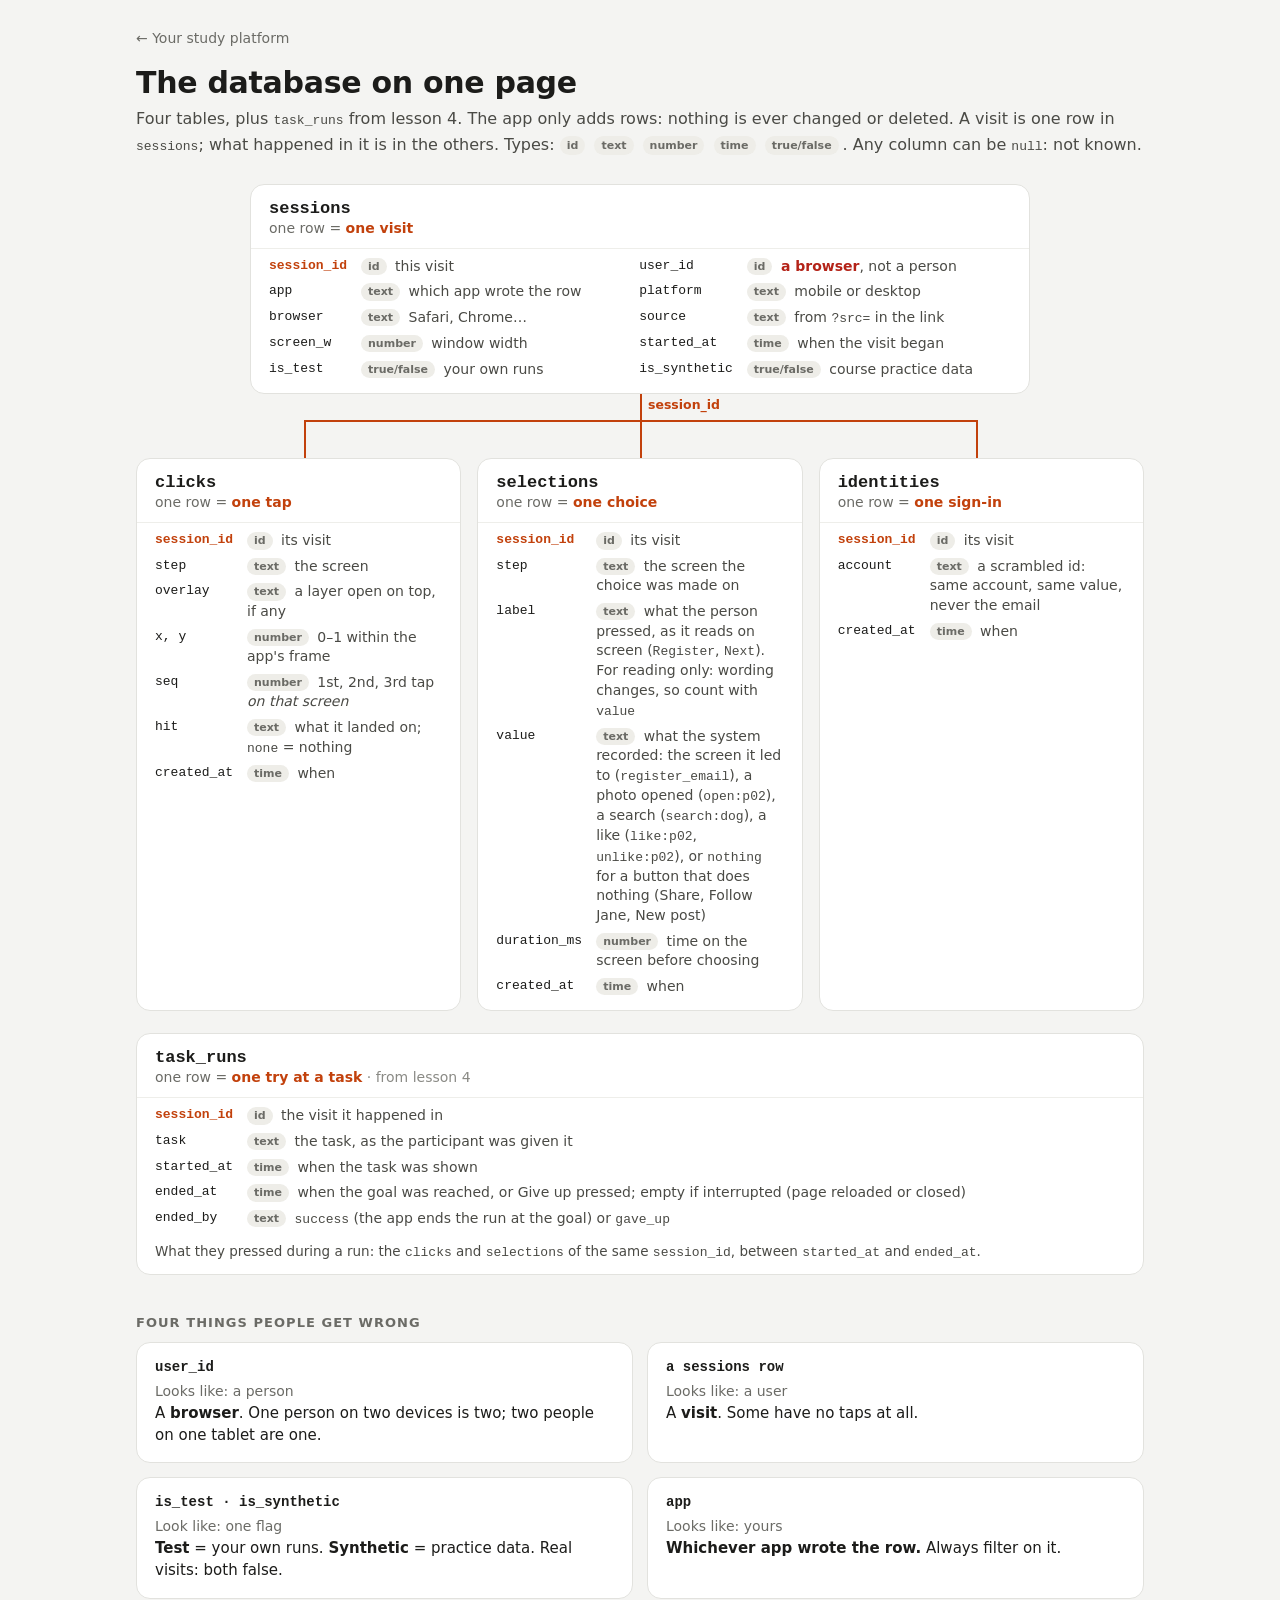
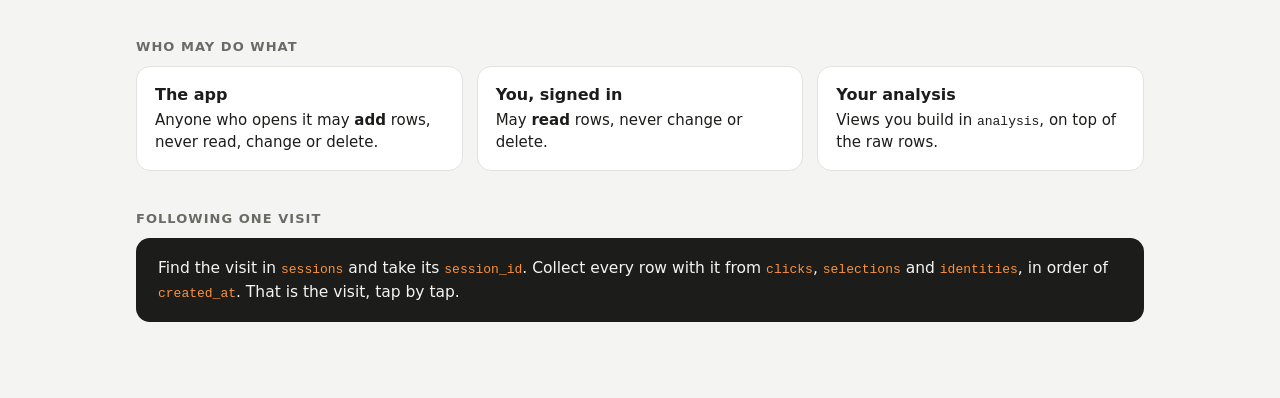
<file: units/database-map.html>
<!DOCTYPE html>
<html lang="en">
<head>
<meta charset="UTF-8">
<!-- The course's up-to-date copy of this page (see core/central.js). -->
<script src="https://asafbarzilay-web.github.io/data-mindset-template/core/central.js"></script>
<meta name="viewport" content="width=device-width, initial-scale=1">
<title>The Database Map</title>
<!-- The tables on one page: what a row is, the columns, how they connect (task_runs from lesson 4). -->
<style>
  * { box-sizing: border-box; }
  body { margin: 0; background: #F4F4F2; color: #1C1C1A; font-family: -apple-system, BlinkMacSystemFont, 'Segoe UI', system-ui, sans-serif; }
  .wrap { max-width: 1040px; margin: 0 auto; padding: 28px 16px 80px; }
  .back { font-size: 14px; color: #6B6B66; text-decoration: none; }
  .back:hover { color: #C2410C; }
  h1 { font-size: 30px; margin: 18px 0 6px; letter-spacing: -0.01em; }
  .lead { color: #4A4A45; font-size: 16px; line-height: 1.6; margin: 0 0 26px; }
  h2 { font-size: 13px; font-weight: 700; letter-spacing: .08em; text-transform: uppercase; color: #6B6B66; margin: 40px 0 12px; }
  code, .col { font-family: ui-monospace, SFMono-Regular, Menlo, monospace; font-size: 13px; }

  .tbl { background: #fff; border: 1px solid #E2E2DE; border-radius: 14px; overflow: hidden; }
  .tbl .head { padding: 14px 18px 12px; border-bottom: 1px solid #EEEEEA; }
  .tbl .name { font-family: ui-monospace, SFMono-Regular, Menlo, monospace; font-size: 17px; font-weight: 700; }
  .tbl .is { font-size: 14px; color: #6B6B66; margin-top: 2px; }
  .tbl .is b { color: #C2410C; }
  .tbl dl { margin: 0; padding: 8px 18px 14px; display: grid; grid-template-columns: auto 1fr; gap: 6px 14px; font-size: 14px; }
  .tbl dt { font-family: ui-monospace, SFMono-Regular, Menlo, monospace; font-size: 13px; color: #1C1C1A; padding-top: 1px; }
  .tbl dd { margin: 0; color: #4A4A45; line-height: 1.4; }
  .tbl dt.key { color: #C2410C; font-weight: 700; }
  .warn { color: #B42318; font-weight: 600; }
  .ty { display: inline-block; font-size: 11px; font-weight: 700; padding: 1px 7px; border-radius: 999px; background: #EEEDE8; color: #6B6B66; margin-right: 4px; vertical-align: 1px; }

  .parent { max-width: 780px; margin: 0 auto; }
  .parent dl { grid-template-columns: auto 1fr auto 1fr; }
  .link { position: relative; height: 64px; }
  .link .stem { position: absolute; left: 50%; top: 0; height: 26px; border-left: 2px solid #C2410C; }
  .link .bar { position: absolute; left: 16.66%; right: 16.66%; top: 26px; border-top: 2px solid #C2410C; }
  .link .drop { position: absolute; top: 26px; height: 38px; border-left: 2px solid #C2410C; }
  .link .label { position: absolute; left: 50%; top: 3px; transform: translateX(8px); font-size: 12.5px; color: #C2410C; font-weight: 600; white-space: nowrap; }
  .children { display: grid; grid-template-columns: repeat(3, 1fr); gap: 16px; }
  .tbl.later { margin-top: 22px; }
  .tbl.later .muted { color: #8A8A85; font-weight: 400; }
  .tbl.later .note { margin: 0; padding: 0 18px 14px; font-size: 13.5px; color: #4A4A45; }

  .pairs { display: grid; grid-template-columns: repeat(2, 1fr); gap: 14px; }
  .pair { background: #fff; border: 1px solid #E2E2DE; border-radius: 14px; padding: 16px 18px; }
  .pair .what { font-family: ui-monospace, SFMono-Regular, Menlo, monospace; font-size: 14px; font-weight: 700; }
  .pair .looks { font-size: 14px; color: #6B6B66; margin: 8px 0 4px; }
  .pair .really { font-size: 15px; line-height: 1.45; }
  .rights { display: grid; grid-template-columns: repeat(3, 1fr); gap: 14px; }
  .right { background: #fff; border: 1px solid #E2E2DE; border-radius: 14px; padding: 16px 18px; font-size: 15px; line-height: 1.45; }
  .right .t { display: block; font-size: 16px; font-weight: 700; margin-bottom: 4px; }
  .follow { background: #1C1C1A; color: #F4F4F2; border-radius: 14px; padding: 18px 22px; font-size: 15.5px; line-height: 1.55; }
  .follow code { color: #FB923C; }

  @media (max-width: 760px) {
    .parent dl { grid-template-columns: auto 1fr; }
    .link { display: none; }
    .children, .pairs, .rights { grid-template-columns: 1fr; }
    .children { margin-top: 14px; }
    .children .tbl .head::before { content: "↑ linked to sessions by session_id"; display: block; font-size: 12px; color: #C2410C; font-weight: 600; margin-bottom: 4px; }
  }
</style>
</head>
<body>
<div class="wrap">
  <a class="back" href="../">← Your study platform</a>
  <h1>The database on one page</h1>
  <p class="lead">Four tables, plus <code>task_runs</code> from lesson 4. The app only adds rows: nothing is ever changed or deleted.
    A visit is one row in <code>sessions</code>; what happened in it is in the others. Types:
    <span class="ty">id</span> <span class="ty">text</span> <span class="ty">number</span>
    <span class="ty">time</span> <span class="ty">true/false</span>. Any column can be <code>null</code>: not known.</p>

  <div class="tbl parent">
    <div class="head"><div class="name">sessions</div><div class="is">one row = <b>one visit</b></div></div>
    <dl>
      <dt class="key">session_id</dt><dd><span class="ty">id</span> this visit</dd>
      <dt>user_id</dt><dd><span class="ty">id</span> <span class="warn">a browser</span>, not a person</dd>
      <dt>app</dt><dd><span class="ty">text</span> which app wrote the row</dd>
      <dt>platform</dt><dd><span class="ty">text</span> mobile or desktop</dd>
      <dt>browser</dt><dd><span class="ty">text</span> Safari, Chrome…</dd>
      <dt>source</dt><dd><span class="ty">text</span> from <code>?src=</code> in the link</dd>
      <dt>screen_w</dt><dd><span class="ty">number</span> window width</dd>
      <dt>started_at</dt><dd><span class="ty">time</span> when the visit began</dd>
      <dt>is_test</dt><dd><span class="ty">true/false</span> your own runs</dd>
      <dt>is_synthetic</dt><dd><span class="ty">true/false</span> course practice data</dd>
    </dl>
  </div>

  <div class="link">
    <div class="stem"></div><div class="label">session_id</div>
    <div class="bar"></div>
    <div class="drop" style="left:16.66%"></div><div class="drop" style="left:50%"></div><div class="drop" style="left:83.33%"></div>
  </div>

  <div class="children">
    <div class="tbl">
      <div class="head"><div class="name">clicks</div><div class="is">one row = <b>one tap</b></div></div>
      <dl>
        <dt class="key">session_id</dt><dd><span class="ty">id</span> its visit</dd>
        <dt>step</dt><dd><span class="ty">text</span> the screen</dd>
        <dt>overlay</dt><dd><span class="ty">text</span> a layer open on top, if any</dd>
        <dt>x, y</dt><dd><span class="ty">number</span> 0–1 within the app's frame</dd>
        <dt>seq</dt><dd><span class="ty">number</span> 1st, 2nd, 3rd tap <i>on that screen</i></dd>
        <dt>hit</dt><dd><span class="ty">text</span> what it landed on; <code>none</code> = nothing</dd>
        <dt>created_at</dt><dd><span class="ty">time</span> when</dd>
      </dl>
    </div>
    <div class="tbl">
      <div class="head"><div class="name">selections</div><div class="is">one row = <b>one choice</b></div></div>
      <dl>
        <dt class="key">session_id</dt><dd><span class="ty">id</span> its visit</dd>
        <dt>step</dt><dd><span class="ty">text</span> the screen the choice was made on</dd>
        <dt>label</dt><dd><span class="ty">text</span> what the person pressed, as it reads on screen (<code>Register</code>, <code>Next</code>). For reading only: wording changes, so count with <code>value</code></dd>
        <dt>value</dt><dd><span class="ty">text</span> what the system recorded: the screen it led to (<code>register_email</code>), a photo opened (<code>open:p02</code>), a search (<code>search:dog</code>), a like (<code>like:p02</code>, <code>unlike:p02</code>), or <code>nothing</code> for a button that does nothing (Share, Follow Jane, New post)</dd>
        <dt>duration_ms</dt><dd><span class="ty">number</span> time on the screen before choosing</dd>
        <dt>created_at</dt><dd><span class="ty">time</span> when</dd>
      </dl>
    </div>
    <div class="tbl">
      <div class="head"><div class="name">identities</div><div class="is">one row = <b>one sign-in</b></div></div>
      <dl>
        <dt class="key">session_id</dt><dd><span class="ty">id</span> its visit</dd>
        <dt>account</dt><dd><span class="ty">text</span> a scrambled id: same account, same value, never the email</dd>
        <dt>created_at</dt><dd><span class="ty">time</span> when</dd>
      </dl>
    </div>
  </div>

  <div class="tbl later">
    <div class="head"><div class="name">task_runs</div><div class="is">one row = <b>one try at a task</b> <span class="muted">· from lesson 4</span></div></div>
    <dl>
      <dt class="key">session_id</dt><dd><span class="ty">id</span> the visit it happened in</dd>
      <dt>task</dt><dd><span class="ty">text</span> the task, as the participant was given it</dd>
      <dt>started_at</dt><dd><span class="ty">time</span> when the task was shown</dd>
      <dt>ended_at</dt><dd><span class="ty">time</span> when the goal was reached, or Give up pressed; empty if interrupted (page reloaded or closed)</dd>
      <dt>ended_by</dt><dd><span class="ty">text</span> <code>success</code> (the app ends the run at the goal) or <code>gave_up</code></dd>
    </dl>
    <p class="note">What they pressed during a run: the <code>clicks</code> and <code>selections</code> of the same <code>session_id</code>, between <code>started_at</code> and <code>ended_at</code>.</p>
  </div>

  <h2>Four things people get wrong</h2>
  <div class="pairs">
    <div class="pair"><div class="what">user_id</div><div class="looks">Looks like: a person</div>
      <div class="really">A <b>browser</b>. One person on two devices is two; two people on one tablet are one.</div></div>
    <div class="pair"><div class="what">a sessions row</div><div class="looks">Looks like: a user</div>
      <div class="really">A <b>visit</b>. Some have no taps at all.</div></div>
    <div class="pair"><div class="what">is_test · is_synthetic</div><div class="looks">Look like: one flag</div>
      <div class="really"><b>Test</b> = your own runs. <b>Synthetic</b> = practice data. Real visits: both false.</div></div>
    <div class="pair"><div class="what">app</div><div class="looks">Looks like: yours</div>
      <div class="really"><b>Whichever app wrote the row.</b> Always filter on it.</div></div>
  </div>

  <h2>Who may do what</h2>
  <div class="rights">
    <div class="right"><span class="t">The app</span>Anyone who opens it may <b>add</b> rows, never read, change or delete.</div>
    <div class="right"><span class="t">You, signed in</span>May <b>read</b> rows, never change or delete.</div>
    <div class="right"><span class="t">Your analysis</span>Views you build in <code>analysis</code>, on top of the raw rows.</div>
  </div>

  <h2>Following one visit</h2>
  <div class="follow">Find the visit in <code>sessions</code> and take its <code>session_id</code>. Collect every row with it from
    <code>clicks</code>, <code>selections</code> and <code>identities</code>, in order of <code>created_at</code>.
    That is the visit, tap by tap.</div>
</div>
</body>
</html>
</file>
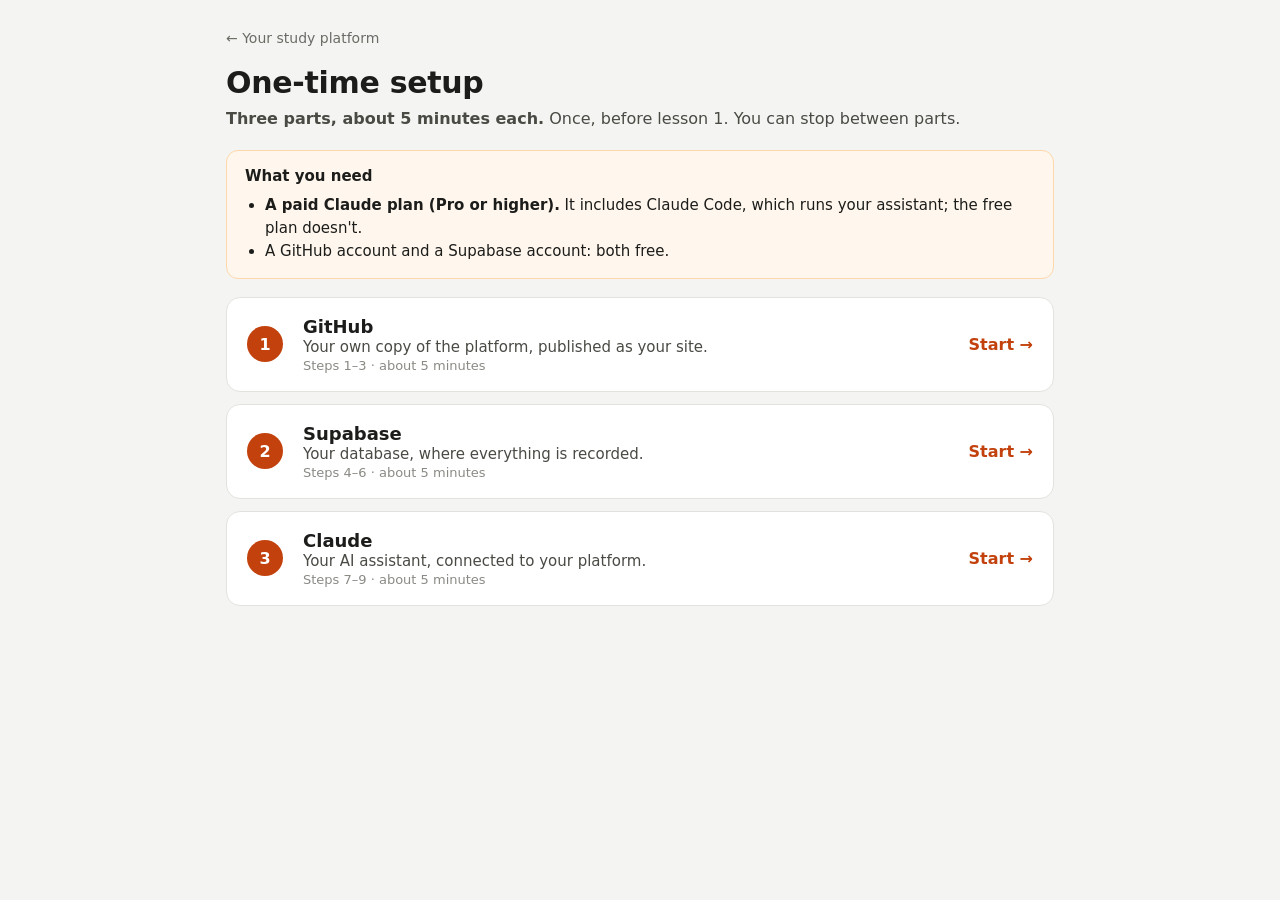
<file: units/setup.html>
<!DOCTYPE html>
<html lang="en">
<head>
<meta charset="UTF-8">
<!-- The course's up-to-date copy of this page (see core/central.js). -->
<script src="https://asafbarzilay-web.github.io/data-mindset-template/core/central.js"></script>
<meta name="viewport" content="width=device-width, initial-scale=1">
<title>One-Time Setup</title>
<!-- The one-time setup, step by step: one action per step, and what you should see. -->
<style>
  .muted { color: #6B6B66; font-size: 0.92em; }
  * { box-sizing: border-box; }
  body { margin: 0; background: #F4F4F2; color: #1C1C1A; font-family: -apple-system, BlinkMacSystemFont, 'Segoe UI', system-ui, sans-serif; }
  .wrap { max-width: 860px; margin: 0 auto; padding: 28px 16px 80px; }
  .back { font-size: 14px; color: #6B6B66; text-decoration: none; }
  h1 { font-size: 30px; margin: 18px 0 6px; letter-spacing: -0.01em; }
  .lead { color: #4A4A45; font-size: 16px; line-height: 1.6; margin: 0 0 8px; }
  .part { font-size: 13px; font-weight: 700; letter-spacing: .08em; text-transform: uppercase; color: #C2410C; margin: 36px 0 12px; }
  .step { background: #fff; border: 1px solid #E2E2DE; border-radius: 14px; padding: 18px 22px 18px 64px; margin-bottom: 12px; position: relative; }
  .step .num { position: absolute; left: 20px; top: 18px; width: 28px; height: 28px; border-radius: 50%; background: #1C1C1A; color: #fff; display: grid; place-items: center; font-weight: 700; font-size: 14px; }
  .step h3 { font-size: 17px; margin: 2px 0 8px; }
  .step ol, .step p { margin: 0; font-size: 15px; line-height: 1.6; color: #333330; }
  .step ol { padding-left: 20px; }
  .step .see { margin-top: 10px; font-size: 14px; color: #1F7A3F; }
  .step .see::before { content: "✓ You should see: "; font-weight: 700; }
  .step .note { margin-top: 10px; font-size: 14px; color: #6B6B66; }
  .step .warn { margin-top: 10px; font-size: 14px; color: #B42318; }
  .step .sub { font-size: 13px; font-weight: 700; letter-spacing: .04em; color: #C2410C; margin: 16px 0 6px; }
  .step .line { font-family: ui-monospace, Menlo, monospace; font-size: 14px; background: #1C1C1A; color: #F4F4F2; border-radius: 8px; padding: 8px 12px; margin: 6px 0 2px; display: inline-block; }
  .step .line span { color: #FB923C; }
  .step table.ask { border-collapse: collapse; margin: 6px 0 2px; font-size: 14.5px; }
  .step table.ask td { padding: 5px 14px 5px 0; border-bottom: 1px solid #EEEEEA; vertical-align: top; }
  .step table.ask td:first-child { font-weight: 600; white-space: nowrap; }
  .before { background: #FFF7ED; border: 1px solid #FED7AA; border-radius: 12px; padding: 14px 18px; margin: 18px 0 6px; font-size: 15px; line-height: 1.55; }
  .before ul { margin: 6px 0 0; padding-left: 20px; }
  code { background: #F4F4F2; padding: 1px 6px; border-radius: 5px; font-size: 13px; }
  img { max-width: 100%; border: 1px solid #E2E2DE; border-radius: 10px; margin-top: 12px; display: block; }
  .done { background: #1C1C1A; color: #F4F4F2; border-radius: 14px; padding: 18px 22px; margin-top: 24px; font-size: 15.5px; line-height: 1.6; }
  .done a { color: #FB923C; }
  button.copy { font: inherit; font-size: 14px; font-weight: 600; cursor: pointer; border: none; border-radius: 8px; padding: 7px 14px; background: #1C1C1A; color: #fff; margin: 0 6px; }
  button.copy:disabled { opacity: .5; cursor: default; }
  .copied { font-size: 14px; color: #1F7A3F; font-weight: 600; }
  .view { display: none; } .view.on { display: block; }
  .prog { display: flex; gap: 8px; flex-wrap: wrap; margin: 16px 0 4px; font-size: 14px; }
  .prog a { text-decoration: none; color: #6B6B66; background: #fff; border: 1px solid #E2E2DE; border-radius: 999px; padding: 5px 13px; }
  .prog a.on { background: #1C1C1A; color: #fff; border-color: #1C1C1A; font-weight: 700; }
  .cards { display: grid; gap: 12px; margin-top: 18px; }
  a.card { display: grid; grid-template-columns: 40px 1fr auto; gap: 16px; align-items: center; background: #fff; border: 1.5px solid #E2E2DE; border-radius: 14px; padding: 18px 20px; text-decoration: none; color: #1C1C1A; }
  a.card:hover { border-color: #C2410C; }
  a.card .n { width: 36px; height: 36px; border-radius: 50%; background: #C2410C; color: #fff; display: grid; place-items: center; font-weight: 800; }
  a.card b { font-size: 18px; display: block; }
  a.card span.d { color: #4A4A45; font-size: 15px; }
  a.card small { display: block; color: #8A8A85; font-size: 13px; margin-top: 2px; }
  a.card .go { color: #C2410C; font-weight: 700; white-space: nowrap; }
  .partnav { display: flex; justify-content: space-between; gap: 12px; flex-wrap: wrap; margin-top: 22px; }
  .partnav a { text-decoration: none; font-weight: 700; font-size: 15px; border-radius: 10px; padding: 11px 18px; }
  .partnav a.next { background: #C2410C; color: #fff; }
  .partnav a.back2 { color: #1C1C1A; border: 1.5px solid #CFCFCA; background: #fff; }
  .partdone { color: #1F7A3F; font-weight: 700; }
  .copyrow { margin: 8px 0; display: flex; align-items: center; gap: 12px; flex-wrap: wrap; }
  .copyrow button.copy { margin: 0; }
  .step .mini { border-top: 1px dashed #D9D9D4; margin-top: 16px; padding-top: 2px; }
  @media (max-width: 600px) { .step { padding-left: 20px; padding-top: 56px; } a.card { grid-template-columns: 40px 1fr; } a.card .go { grid-column: 2; } }
</style>
</head>
<body>
<div class="wrap">
  <a class="back" href="../">← Your study platform</a>
  <!-- The front page: three parts. -->
  <section class="view on" id="v-home">
    <h1>One-time setup</h1>
    <p class="lead"><b>Three parts, about 5 minutes each.</b> Once, before lesson 1. You can stop between parts.</p>
    <div class="before"><b>What you need</b>
      <ul><li><b>A paid Claude plan (Pro or higher).</b> It includes Claude Code, which runs your assistant; the free plan doesn't.</li>
        <li>A GitHub account and a Supabase account: both free.</li></ul></div>
    <div class="cards">
      <a class="card" href="#github"><span class="n">1</span><div><b>GitHub</b><span class="d">Your own copy of the platform, published as your site.</span><small>Steps 1–3 · about 5 minutes</small></div><span class="go">Start →</span></a>
      <a class="card" href="#supabase"><span class="n">2</span><div><b>Supabase</b><span class="d">Your database, where everything is recorded.</span><small>Steps 4–6 · about 5 minutes</small></div><span class="go">Start →</span></a>
      <a class="card" href="#claude"><span class="n">3</span><div><b>Claude</b><span class="d">Your AI assistant, connected to your platform.</span><small>Steps 7–9 · about 5 minutes</small></div><span class="go">Start →</span></a>
    </div>
  </section>

  <!-- Part 1 -->
  <section class="view" id="v-github">
    <nav class="prog"><a href="#">All parts</a><a class="on" href="#github">1 GitHub</a><a href="#supabase">2 Supabase</a><a href="#claude">3 Claude</a></nav>
    <h1>Part 1 · GitHub</h1>
    <p class="lead">Your own copy of the platform, published as your site.</p>

    <div class="step"><span class="num">1</span><h3>Sign in to GitHub</h3>
      <p>At <a href="https://github.com" target="_blank" rel="noopener">github.com</a>: sign in, or create a free account.</p></div>

    <div class="step"><span class="num">2</span><h3>Make your own copy (a "fork")</h3>
      <ol><li>Open the course repository: <a href="https://github.com/asafbarzilay-web/data-mindset-template" target="_blank" rel="noopener">github.com/asafbarzilay-web/data-mindset-template</a></li>
        <li>Click <b>Fork</b> (top right, circled below), then <b>Create fork</b>.</li></ol>
      <p class="warn">GitHub can take <b>several minutes</b>, showing "Forking…". Refreshing doesn't help: wait until the page changes.</p>
      <img src="img/github-fork.jpg" alt="The Fork button">
      <p class="see">a repository named <code>your-name/data-mindset-template</code>, with <i>"forked from…"</i> under its name. This is yours: every later step happens there.</p>
      <p class="note">Working as a group? One of you forks, then <b>Settings → Collaborators → Add people</b>.</p></div>

    <div class="step"><span class="num">3</span><h3>Publish your site</h3>
      <ol><li>Open your fork: <code>github.com/your-name/data-mindset-template</code> (it says <i>"forked from…"</i> under its name).</li>
        <li>Click <b>Settings</b> (last tab), then <b>Pages</b> (left menu).</li>
        <li>Under <b>Build and deployment</b>: Source <b>Deploy from a branch</b>, branch <b>main</b>, folder <b>/ (root)</b>. Click <b>Save</b>.</li>
        <li>Wait a minute and refresh.</li></ol>
      <p class="see">"Your site is live at <code>https://your-name.github.io/data-mindset-template/</code>". That's your site.</p>
      <p class="note">If Pages says <i>"Upgrade or make this repository public"</i>, you're not on your fork.</p>
      <img src="../slides/00-tools-and-concepts/img/github-pages.jpg" alt="GitHub Pages settings"></div>

    <div class="partnav"><a class="back2" href="#">← All parts</a><a class="next" href="#supabase">GitHub done → Part 2: Supabase</a></div>
  </section>

  <!-- Part 2 -->
  <section class="view" id="v-supabase">
    <nav class="prog"><a href="#">All parts</a><a href="#github">1 GitHub</a><a class="on" href="#supabase">2 Supabase</a><a href="#claude">3 Claude</a></nav>
    <h1>Part 2 · Supabase</h1>
    <p class="lead">Your database, where everything is recorded.</p>

    <div class="step"><span class="num">4</span><h3>Create a project</h3>
      <ol><li>At <a href="https://supabase.com" target="_blank" rel="noopener">supabase.com</a>, sign in (with GitHub is easiest).</li>
        <li>First time? It asks for an <b>organization</b>: your own name, <b>Personal</b>, <b>Free</b>.</li>
        <li>Click <b>New project</b>:
          <br>Name: <code>data-mindset</code>
          <br>Password: <b>Generate a password</b>, and save it
          <br>Region: <b>Central EU (Frankfurt)</b>
          <br>Leave <b>Enable Data API</b> ticked; the other boxes don't matter.</li>
        <li>Click <b>Create new project</b> and wait a minute or two.</li></ol>
      <p class="see">the project's home page, with its address <code>https://….supabase.co</code> near the top.</p></div>

    <div class="step"><span class="num">5</span><h3>Create the tables</h3>
      <ol><li>Click here, on this page: <button class="copy" id="copy-setup" disabled>Copy the setup</button> <span id="copy-status" class="copied"></span><br><span class="muted">Not Supabase's own <b>Copy</b> next to the address: you'll use that one in step 8.</span></li>
        <li>In Supabase, open the <b>SQL Editor</b> (left sidebar, the <code>&gt;_</code> icon). Click <b>New query</b>, paste (⌘V), <b>Run</b>. If Supabase says “potential issue detected”, that is expected: confirm and run it.</li></ol>
      <p class="see">a small result table listing <code>sessions</code>, <code>clicks</code>, <code>selections</code>, <code>identities</code>.</p></div>

    <div class="step"><span class="num">6</span><h3>Create your sign-in for the dashboard</h3>
      <ol><li>In the left sidebar: <b>Authentication → Users → Add user → Create new user</b>.</li>
        <li>Your email and a password you choose. Keep <b>Auto Confirm User</b> ticked, then <b>Create user</b>.</li></ol>
      <p class="see">your email in the list of users.</p></div>

    <div class="partnav"><a class="back2" href="#github">← Part 1</a><a class="next" href="#claude">Supabase done → Part 3: Claude</a></div>
  </section>

  <!-- Part 3 -->
  <section class="view" id="v-claude">
    <nav class="prog"><a href="#">All parts</a><a href="#github">1 GitHub</a><a href="#supabase">2 Supabase</a><a class="on" href="#claude">3 Claude</a></nav>
    <h1>Part 3 · Claude</h1>
    <p class="lead">Your AI assistant, connected to your platform.</p>

    <div class="step"><span class="num">7</span><h3>Set up your assistant in the cloud</h3>
      <p class="note" style="margin-top:0">No <b>Code</b> tab, or no <b>Cloud</b> option? Your plan doesn't include Claude Code.</p>

      <div class="mini"><div class="sub">A · Open the form</div>
        <ol><li>In the Claude app: <b>Code → + New</b>.</li>
          <li>Click <b>Local</b> (above the message box) → <b>Cloud</b> → <b>Add cloud environment…</b></li></ol>
        <img src="../slides/00-tools-and-concepts/img/claude-cloud-menu.jpg" alt="Choosing Cloud" style="max-width:360px">
        <p class="see">a form with boxes for a name, network access and environment variables.</p></div>

      <div class="mini"><div class="sub">B · Name it, open the network</div>
        <ol><li>Name: <code>Data-mindset</code>.</li><li>Network access: <b>Full</b>.</li></ol></div>

      <div class="mini"><div class="sub">C · Add your secret key</div>
        <ol><li>In the form's <b>Environment variables</b> box, first the name: click
            <div class="copyrow"><button class="copy" id="copy-env" type="button">Copy "SUPABASE_SECRET_KEY="</button> <span id="copy-env-status" class="copied"></span></div>
            then paste it (⌘V) into the box.</li>
          <li>Now the key. In Supabase (another tab): <b>Project Settings → API Keys → Secret keys</b>. Copy the key named <code>default</code>, come back, and paste it right after the <code>=</code>:
            <div class="line">SUPABASE_SECRET_KEY=<span>sb_secret_…</span></div></li></ol>
        <img src="../slides/00-tools-and-concepts/img/claude-env-form.jpg" alt="The environment form: name, network access, environment variables" style="max-width:420px">
        <ol start="3"><li>Click <b>Add environment</b>.</li></ol>
        <p class="note">This is the password your assistant uses to build in your database. It lives only in this form: never paste it in the chat.</p>
        <p class="see">the chip above the message box now says <b>Data-mindset</b>.</p></div>

      <div class="mini"><div class="sub">D · Pick your repository</div>
        <ol><li>Click <b>+ Select repository…</b>, next to <b>Data-mindset</b>.</li>
          <li>First time only: <b>Connect GitHub</b> and sign in, then <b>install the Claude GitHub App</b>: choose <b>Only select repositories</b> and pick just <code>data-mindset-template</code>.</li>
          <li>Pick <code>your-name/data-mindset-template</code> (<b>Refresh list</b> if needed).</li></ol>
        <p class="see">above the message box: <b>Data-mindset</b> · <b>data-mindset-template</b> · <b>main</b>.</p>
        <p class="note">Next time you click <b>+ New</b>, pick <b>Data-mindset</b> again from the cloud chip: it's your environment.</p></div></div>

    <div class="step"><span class="num">8</span><h3>Register for the course</h3>
      <ol><li>In the message box, type: <i>"Register me for the course"</i>.</li>
        <li>Your assistant asks three things, one at a time:
          <table class="ask">
            <tr><td>Your name</td><td>as your lecturer knows you</td></tr>
            <tr><td>Supabase project URL</td><td>On your project's home page, click <b>Copy</b> next to the address: a list opens. Click <b>Project URL</b>.</td></tr>
            <tr><td>Publishable key</td><td>Same list: click <b>Publishable key</b> (starts with <code>sb_publishable_</code>).</td></tr>
          </table></li></ol>
      <p class="see">it says your details are saved.</p>
      <p class="warn">Never paste the <b>secret</b> key here. If you do, your assistant tells you how to replace it.</p>
      <p class="note">Until you register, your lecturer can't see you or open lessons for you.</p></div>

    <div class="step"><span class="num">9</span><h3>Your assistant checks everything</h3>
      <p>Right after step 8, it checks your setup by itself, one line each:</p>
      <ol style="margin-top:8px"><li><b>database setup</b>: step 5 ran</li>
        <li><b>analysis is readable</b>: your dashboard can read your views</li>
        <li><b>capture works</b>: a test visit is written and found</li>
        <li><b>your assistant can build</b>: step 7's key works</li></ol>
      <p class="see"><b>ALL GOOD</b>, then <i>"Reported to your lecturer: setup done."</i> If a line says FAIL, it tells you which step to redo.</p>
      <p style="margin-top:12px">Then open <b>your dashboard</b> (it gives you the link) and sign in with step 6's email and password.</p>
      <p class="see">your dashboard, and your first lesson: <b>lesson 0</b>, with the link to its slides.</p>
      <p class="note">Every time: <b>Code → + New</b>, pick <b>Data-mindset</b> on the cloud chip, then ask <i>"What are we working on?"</i></p></div>

    <div class="done">That's it. Every lesson now starts from <a href="../" id="home-link">your home page</a>, and your assistant from <b>+ New</b> in the Claude app.</div>
    <div class="partnav"><a class="back2" href="#supabase">← Part 2</a></div>
  </section>
</div>
<script>
  // The shared guide (the course's own copy, with no team) can't link to "your" home page: say where it is.
  if (location.hostname === 'asafbarzilay-web.github.io' && location.pathname.startsWith('/data-mindset-template/') && !window.COURSE_TEAM) {
    document.querySelector('a.back').hidden = true;
    const h = document.getElementById('home-link');
    h.outerHTML = `your own site (the address from step 3)`;
  }
  // Three parts, one at a time: #github, #supabase, #claude; no hash = the front page.
  const VIEWS = ['home', 'github', 'supabase', 'claude'];
  function route() {
    const h = location.hash.slice(1), v = VIEWS.includes(h) ? h : 'home';
    VIEWS.forEach(x => document.getElementById('v-' + x).classList.toggle('on', x === v));
    window.scrollTo(0, 0);
  }
  addEventListener('hashchange', route); route();
  // The variable's name, copied: they only paste the key right after it.
  document.getElementById('copy-env').addEventListener('click', async () => {
    const st = document.getElementById('copy-env-status');
    try { await navigator.clipboard.writeText('SUPABASE_SECRET_KEY='); st.textContent = 'Copied ✓'; }
    catch { st.textContent = 'Your browser blocked the copy. Type it instead.'; st.style.color = '#B42318'; }
  });
  // The setup SQL, copied whole: selecting it by hand often copies only the part on screen.
  let sql = '';
  fetch('../setup.sql', { cache: 'no-store' }).then(r => r.text()).then(t => { sql = t; document.getElementById('copy-setup').disabled = false; });
  document.getElementById('copy-setup').addEventListener('click', async () => {
    const st = document.getElementById('copy-status');
    try { await navigator.clipboard.writeText(sql); st.textContent = 'Copied. Now paste it in Supabase.'; }
    catch { st.textContent = 'Your browser blocked the copy. Try again.'; st.style.color = '#B42318'; }
  });
</script>
<script>
// Every link on this page opens in a new tab, so nobody loses their place. (In-page # links stay.)
document.addEventListener('click', e => {
  const a = e.target.closest('a[href]'); if (!a || a.target) return;
  const h = a.getAttribute('href');
  if (!h || h[0] === '#' || /^(mailto|javascript):/i.test(h)) return;
  a.target = '_blank'; a.rel = 'noopener';
}, true);
</script>
</body>
</html>
</file>
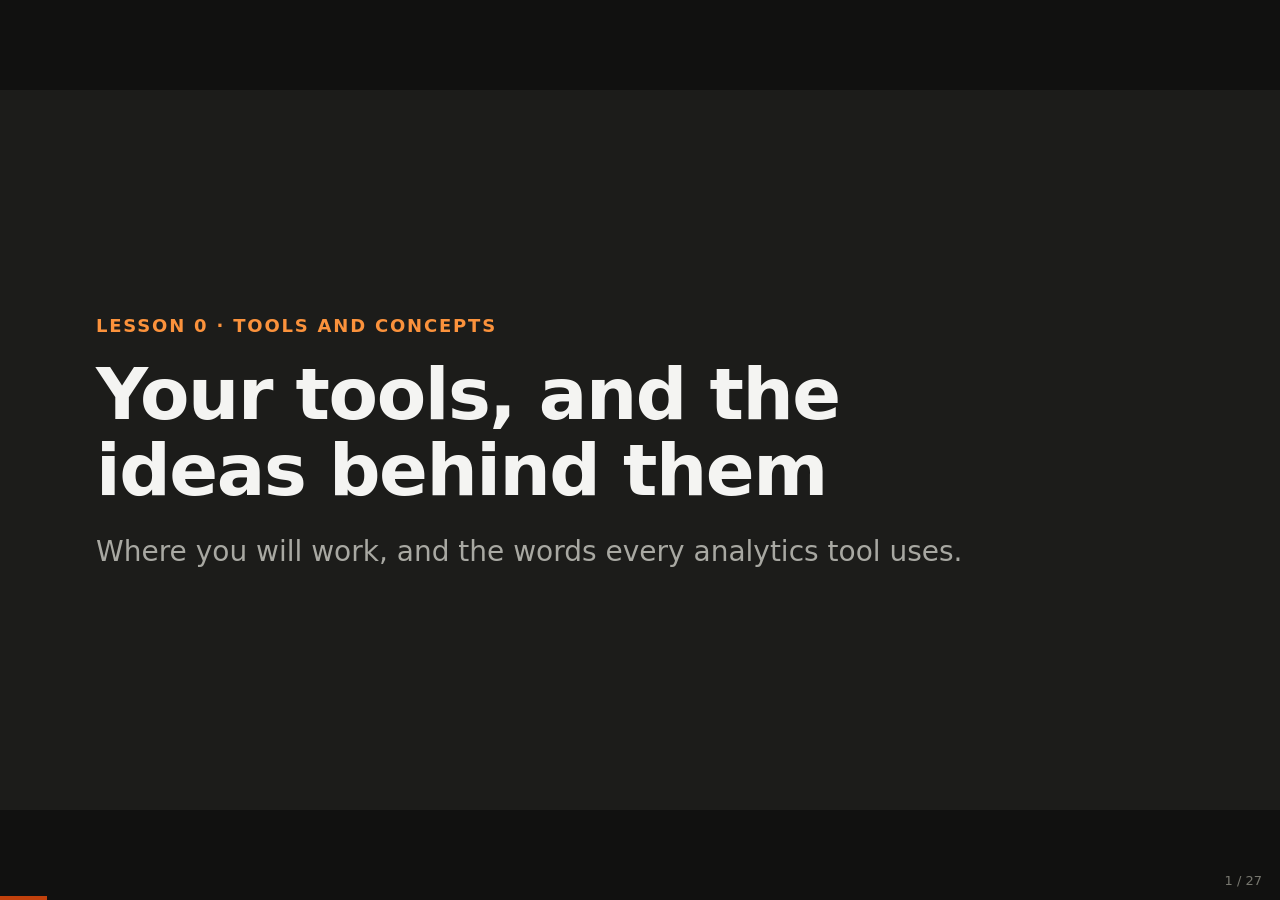
<file: slides/00-tools-and-concepts/slides.html>
<!DOCTYPE html>
<html lang="en">
<head>
<meta charset="UTF-8">
<!-- The course's up-to-date copy of this page (see core/central.js). -->
<script src="https://asafbarzilay-web.github.io/data-mindset-template/core/central.js"></script>
<meta name="viewport" content="width=device-width, initial-scale=1">
<title>Tools and Concepts</title>
<link rel="stylesheet" href="../deck.css">
<style>
  .flow { display: flex; align-items: stretch; gap: 10px; margin-top: 8px; }
  .flow .card { flex: 1; padding: 18px 16px; text-align: center; }
  .flow .card .lbl { font-size: 20px; }
  .flow .card p { font-size: 16px; }
  .flow .arr { align-self: center; font-size: 30px; color: #C2410C; }
  .bars { display: flex; align-items: flex-end; gap: 22px; height: 300px; margin-top: 10px; }
  .bars .b { flex: 1; display: flex; flex-direction: column; align-items: center; justify-content: flex-end; height: 100%; }
  .bars .fill { width: 100%; background: #C2410C; border-radius: 8px 8px 0 0; }
  .bars .fill.light { background: #F6B38A; }
  .bars .v { font-size: 26px; font-weight: 800; margin-bottom: 6px; }
  .bars .k { font-size: 17px; color: #6B6B66; margin-top: 8px; text-align: center; }
  table.ev { font-size: 21px; }
  table.ev th, table.ev td { text-align: left; padding: 8px 18px; }
  table.ev td { font-family: ui-monospace, Menlo, monospace; font-size: 19px; }
  figure { margin: 0; }
  figure img { max-width: 100%; max-height: 430px; width: auto; margin: 0 auto; display: block; border: 1px solid #E2E2DE; border-radius: 12px; box-shadow: 0 6px 20px rgba(0,0,0,.08); background: #fff; }
  figcaption { font-size: 17px; color: #4A4A45; margin-top: 10px; line-height: 1.4; }
  figcaption b { color: #1C1C1A; }
  .shots { display: grid; gap: 22px; align-items: start; }
  .shots.s2 { grid-template-columns: 1fr 1fr; } .shots.s3 { grid-template-columns: 1fr 1fr 1fr; }
  .split { display: grid; grid-template-columns: 1.5fr 1fr; gap: 34px; align-items: center; }
  .split p, .split li { font-size: 22px; }
  .slide.shotslide { padding: 52px 80px; }
  .slide.shotslide h2 { font-size: 42px; margin-bottom: 20px; }
  .feature img { max-height: 460px; }
  .feature figcaption { font-size: 21px; text-align: center; margin-top: 16px; }
</style>
</head>
<body>
<div class="stage">

  <section class="slide dark">
    <p class="kicker">Lesson 0 · Tools and concepts</p>
    <h1>Your tools, and the<br>ideas behind them</h1>
    <p class="muted">Where you will work, and the words every analytics tool uses.</p>
  </section>

  <section class="slide">
    <p class="kicker">The course in one picture</p>
    <h2>From a tap to a number you can prove</h2>
    <div class="flow">
      <div class="card"><div class="lbl">The app</div><p>people use it</p></div><div class="arr">→</div>
      <div class="card"><div class="lbl">The database</div><p>every tap becomes a row</p></div><div class="arr">→</div>
      <div class="card"><div class="lbl">Your views</div><p>you define what to count</p></div><div class="arr">→</div>
      <div class="card"><div class="lbl">Your dashboard</div><p>shows the numbers</p></div><div class="arr">→</div>
      <div class="card"><div class="lbl">A claim</div><p>you can prove it</p></div>
    </div>
    <p class="muted small" style="margin-top:26px">The app and the database are given. Everything from "your views" on is yours to build, one lesson at a time.</p>
  </section>

  <section class="slide dark">
    <p class="kicker">Part 1</p>
    <h1>Your tools</h1>
    <p class="muted">Three services and one site. You will use all of them in every lesson.</p>
  </section>

  <section class="slide">
    <p class="kicker">Before the setup</p>
    <h2>What you need</h2>
    <div class="grid g3">
      <div class="card"><div class="lbl accent">Claude · paid plan</div><p><b>Pro or higher</b>, which includes Claude Code: your AI assistant runs on it. The free plan doesn't, and the course can't be done without it.</p></div>
      <div class="card"><div class="lbl">GitHub · free</div><p>Your copy of the platform, and your site.</p></div>
      <div class="card"><div class="lbl">Supabase · free</div><p>Your database: what the app records, and what you build.</p></div>
    </div>
  </section>

  <section class="slide shotslide">
    <p class="kicker">Your site</p>
    <h2>Everything starts from your home page</h2>
    <div class="split">
      <figure><img src="img/site-home.jpg" alt="The home page"></figure>
      <ul>
        <li><b>The current lesson:</b> slides, guided walkthrough, questions, in that order.</li>
        <li><b>Your tools:</b> dashboard, the app, the database.</li>
        <li><b>Every lesson,</b> with what you've finished.</li>
      </ul>
    </div>
  </section>

  <section class="slide shotslide">
    <p class="kicker">Your site · dashboard</p>
    <h2>Dashboards: one board per lesson</h2>
    <figure class="feature"><img src="img/site-dashboard-board.jpg" alt="Dashboards: one board per lesson"><figcaption>Each lesson gets a board for the panels you build. This one replays a single visit.</figcaption></figure>
  </section>

  <section class="slide shotslide">
    <p class="kicker">Your site · dashboard</p>
    <h2>Raw data: exactly what was recorded</h2>
    <figure class="feature"><img src="img/site-dashboard-raw.jpg" alt="Raw data: exactly what was recorded"><figcaption>Nothing filtered: test runs, practice data and every app's rows are all here.</figcaption></figure>
  </section>

  <section class="slide shotslide">
    <p class="kicker">Your site · dashboard</p>
    <h2>Is the app recording? It says so by itself</h2>
    <figure class="feature"><img src="img/site-dashboard-recording.jpg" alt="The line under the dashboard's title: your app is recording"><figcaption>Under the dashboard's title: the latest visit, and whether it was a test run or a participant. Grey means nothing has been recorded yet.</figcaption></figure>
  </section>

  <section class="slide shotslide">
    <p class="kicker">Your site</p>
    <h2>The app people use, and the questions you answer</h2>
    <div class="shots s2">
      <figure><img src="img/site-app.jpg" alt="The photo app"><figcaption><b>The app:</b> a photo-sharing app. Every tap is recorded. Your own test runs are marked as tests. <span style="color:#8A8A85">(Adapted from Figma’s “Prototyping in Figma”, CC BY 4.0; photos from Unsplash.)</span></figcaption></figure>
      <figure><img src="img/site-checker.jpg" alt="The questions"><figcaption><b>Lesson questions:</b> each lesson's questions, checked one by one, and your memo underneath.</figcaption></figure>
    </div>
  </section>

  <section class="slide shotslide">
    <p class="kicker">GitHub</p>
    <h2>Your repository: every file of your platform</h2>
    <figure class="feature"><img src="img/github-repo.jpg" alt="Your repository: every file of your platform"><figcaption>The app, the dashboard, the lessons, and the views you write. Public, so your site can be published.</figcaption></figure>
  </section>

  <section class="slide shotslide">
    <p class="kicker">GitHub</p>
    <h2>Commits: every change, saved with a note</h2>
    <figure class="feature"><img src="img/github-commits.jpg" alt="Commits: every change, saved with a note"><figcaption>Your assistant commits each step. Nothing is lost, and any change can be undone.</figcaption></figure>
  </section>

  <section class="slide shotslide">
    <p class="kicker">GitHub</p>
    <h2>Pages: your repository, published as your site</h2>
    <figure class="feature"><img src="img/github-pages.jpg" alt="Pages: your repository, published as your site"><figcaption>A minute after each change, your site shows it. Your data is never in the repository.</figcaption></figure>
  </section>

  <section class="slide shotslide">
    <p class="kicker">Supabase</p>
    <h2>Tables: what the app recorded</h2>
    <figure class="feature"><img src="img/supabase-tables.jpg" alt="Tables: what the app recorded"><figcaption>The four tables you meet in lesson 1. Nobody can change or delete these rows, not even you.</figcaption></figure>
  </section>

  <section class="slide shotslide">
    <p class="kicker">Supabase</p>
    <h2>The SQL Editor: where you load practice data</h2>
    <figure class="feature"><img src="img/supabase-sql.jpg" alt="The SQL Editor: where you load practice data"><figcaption>Each lesson's practice data: paste, press Run, read the result. The views you design, your assistant builds for you.</figcaption></figure>
  </section>

  <section class="slide shotslide">
    <p class="kicker">Claude</p>
    <h2>Your AI assistant, in the cloud, on your repository</h2>
    <div class="shots s2">
      <figure><img src="img/claude-cloud-menu.jpg" alt="Choosing Cloud"><figcaption><b>1 ·</b> In the Claude app: <b>Code → + New</b>, then switch <b>Local</b> to <b>Cloud → Data-mindset</b> (you create it in the setup).</figcaption></figure>
      <figure><img src="img/claude-repo-picker.jpg" alt="Picking the repository" style="max-height:360px"><figcaption><b>2 ·</b> Pick your team's repository. That's it: nothing to install.</figcaption></figure>
    </div>
  </section>

  <section class="slide shotslide">
    <p class="kicker">Claude</p>
    <h2>It knows the course, and where you are in it</h2>
    <div class="split">
      <figure><img src="img/claude-answer.jpg" alt="The assistant's answer"></figure>
      <ul>
        <li>Ask <i>"What are we working on?"</i></li>
        <li>It reads your lesson and your progress.</li>
        <li><b>You</b> say what a number means; it builds it in your database and puts it on your board.</li>
      </ul>
    </div>
  </section>

  <section class="slide shotslide">
    <p class="kicker">Claude</p>
    <h2>The box of changed files: you can ignore it</h2>
    <div class="split">
      <figure><img src="img/claude-edited-files.jpg" alt="The list of files the assistant changed"></figure>
      <ul>
        <li>After your assistant builds something, a box lists the files it changed.</li>
        <li>That's for the record; you can ignore it.</li>
        <li>What matters is <b>your board</b>.</li>
      </ul>
    </div>
  </section>

  <section class="slide">
    <p class="kicker">Who does what</p>
    <h2>The split that runs through the course</h2>
    <div class="grid g3">
      <div class="card"><div class="lbl accent">You decide</div><p>What a number means, who is in it, what is left out, and whether to believe it.</p></div>
      <div class="card"><div class="lbl">The assistant builds</div><p>The SQL, the views, the panels, following your definitions.</p></div>
      <div class="card"><div class="lbl">The platform guarantees</div><p>That capture works, and that every view keeps its definition: the build refuses anything else.</p></div>
    </div>
  </section>

  <section class="slide">
    <p class="kicker">Every lesson</p>
    <h2>The same four steps</h2>
    <div class="flow">
      <div class="card"><div class="lbl">1 · Slides</div><p>the idea, in class</p></div><div class="arr">→</div>
      <div class="card"><div class="lbl">2 · Guided walkthrough</div><p>build it with your assistant</p></div><div class="arr">→</div>
      <div class="card"><div class="lbl">3 · Questions</div><p>exact answers, from your dashboard</p></div><div class="arr">→</div>
      <div class="card"><div class="lbl">4 · Memo</div><p>half a page: why</p></div>
    </div>
  </section>

  <section class="slide dark">
    <p class="kicker">Part 2</p>
    <h1>The ideas every<br>analytics tool uses</h1>
    <p class="muted">You will see them in Mixpanel today. Over the course, you build each one yourself.</p>
  </section>

  <section class="slide">
    <p class="kicker">Event and property</p>
    <h2>Brewly, a coffee-ordering app, records what happens</h2>
    <table class="ev">
      <tr><th>event</th><th>who</th><th>properties</th></tr>
      <tr><td>App opened</td><td>u_812</td><td>platform: ios</td></tr>
      <tr><td>Menu viewed</td><td>u_812</td><td>category: hot drinks</td></tr>
      <tr><td>Added to cart</td><td>u_812</td><td>drink: flat white · size: large</td></tr>
      <tr><td>Order placed</td><td>u_812</td><td>price: 4.80 · pickup: 8:15</td></tr>
    </table>
    <p style="margin-top:22px"><b>An event</b> is something that happened. <b>Properties</b> describe it. <b>Who</b> is an id. Whether that id is a person is lesson 2.</p>
  </section>

  <section class="slide">
    <p class="kicker">Funnel</p>
    <h2>How many get from the first step to the last?</h2>
    <div class="bars">
      <div class="b"><div class="v">1,000</div><div class="fill" style="height:100%"></div><div class="k">App opened</div></div>
      <div class="b"><div class="v">640</div><div class="fill" style="height:64%"></div><div class="k">Menu viewed</div></div>
      <div class="b"><div class="v">310</div><div class="fill" style="height:31%"></div><div class="k">Added to cart</div></div>
      <div class="b"><div class="v">220</div><div class="fill" style="height:22%"></div><div class="k">Order placed</div></div>
    </div>
    <p class="muted small" style="margin-top:14px">22% of those who opened the app ordered. Behind that number: who counts, in what order, within how long.</p>
  </section>

  <section class="slide">
    <p class="kicker">Breakdown</p>
    <h2>The same funnel, split by a property</h2>
    <div class="bars" style="height:260px">
      <div class="b"><div class="v">26%</div><div class="fill" style="height:100%"></div><div class="k">iOS</div></div>
      <div class="b"><div class="v">17%</div><div class="fill light" style="height:65%"></div><div class="k">Android</div></div>
      <div class="b"><div class="v">12%</div><div class="fill light" style="height:46%"></div><div class="k">Web</div></div>
    </div>
    <p class="muted small" style="margin-top:14px">Opened app → ordered, by platform. A breakdown asks: is the number the same for everyone?</p>
  </section>

  <section class="slide">
    <p class="kicker">Filter</p>
    <h2>Choose who the number is out of</h2>
    <div class="grid g3">
      <div class="card"><div class="num">22%</div><div class="lbl">everyone</div><p>all who opened the app</p></div>
      <div class="card"><div class="num">31%</div><div class="lbl">returning only</div><p>filter: not their first visit</p></div>
      <div class="card"><div class="num">9%</div><div class="lbl">first visit only</div><p>filter: first visit</p></div>
    </div>
    <p style="margin-top:22px">Same data, three true numbers. A filter changes the group the number is out of (everyone, returning, first visit), so it belongs next to the number.</p>
  </section>

  <section class="slide">
    <p class="kicker">Cohort and retention</p>
    <h2>A group, and whether it comes back</h2>
    <div class="side" style="display:grid;grid-template-columns:1fr 1.2fr;gap:36px;align-items:center">
      <div>
        <p><b>A cohort</b> is a group defined by what its members did: <i>everyone whose first order was in week 1</i>.</p>
        <p><b>Retention</b> follows that group: what share ordered again in each later week?</p>
      </div>
      <div class="bars" style="height:240px">
        <div class="b"><div class="v">100%</div><div class="fill" style="height:100%"></div><div class="k">week 1</div></div>
        <div class="b"><div class="v">42%</div><div class="fill" style="height:42%"></div><div class="k">week 2</div></div>
        <div class="b"><div class="v">31%</div><div class="fill" style="height:31%"></div><div class="k">week 3</div></div>
        <div class="b"><div class="v">27%</div><div class="fill" style="height:27%"></div><div class="k">week 4</div></div>
      </div>
    </div>
  </section>

  <section class="slide dark">
    <p class="kicker">In class · Mixpanel</p>
    <h2>Find each idea in a real tool</h2>
    <ul>
      <li>Open the demo project. Find an event and its properties.</li>
      <li>Build a funnel of three steps. Then break it down by one property.</li>
      <li>Add a filter. Watch the numbers change, and say who is now in them.</li>
      <li>Look at retention for one cohort.</li>
    </ul>
    <p class="muted" style="margin-top:18px">For every number, ask: who is counted, and who decided?</p>
  </section>

  <section class="slide">
    <p class="kicker">Lesson 0 · Summary</p>
    <div class="summary">
      <div>
        <p class="lbl">What you learnt</p>
        <ul>
          <li>Your <b>site</b> is home: lessons, app, dashboard, questions.</li>
          <li><b>GitHub</b> holds and publishes your platform; every change can be undone.</li>
          <li><b>Supabase</b> holds the data; nobody can change what was recorded.</li>
          <li>Your <b>assistant</b> builds; <b>you</b> decide what every number means.</li>
          <li>Events, properties, funnels, breakdowns, filters, cohorts, retention: each one hides a definition.</li>
        </ul>
      </div>
      <div>
        <p class="lbl">What to do now</p>
        <ol class="nextsteps">
          <li><b>The one-time setup</b>, before lesson 1: <a data-site="units/setup.html">the setup guide</a>.
            <small>About 15 minutes: your copy of the platform, its database, and your assistant.</small></li>
          <li><b>Then lesson 1</b> starts from your <a data-site="">home page</a>: slides in class, then your assistant.</li>
        </ol>
        <div class="handin"><b>Before lesson 1:</b> finish the one-time setup, so your app records and your dashboard signs in.</div>
      </div>
    </div>
  </section>

</div>
<script src="../deck.js"></script>
</body>
</html>
</file>
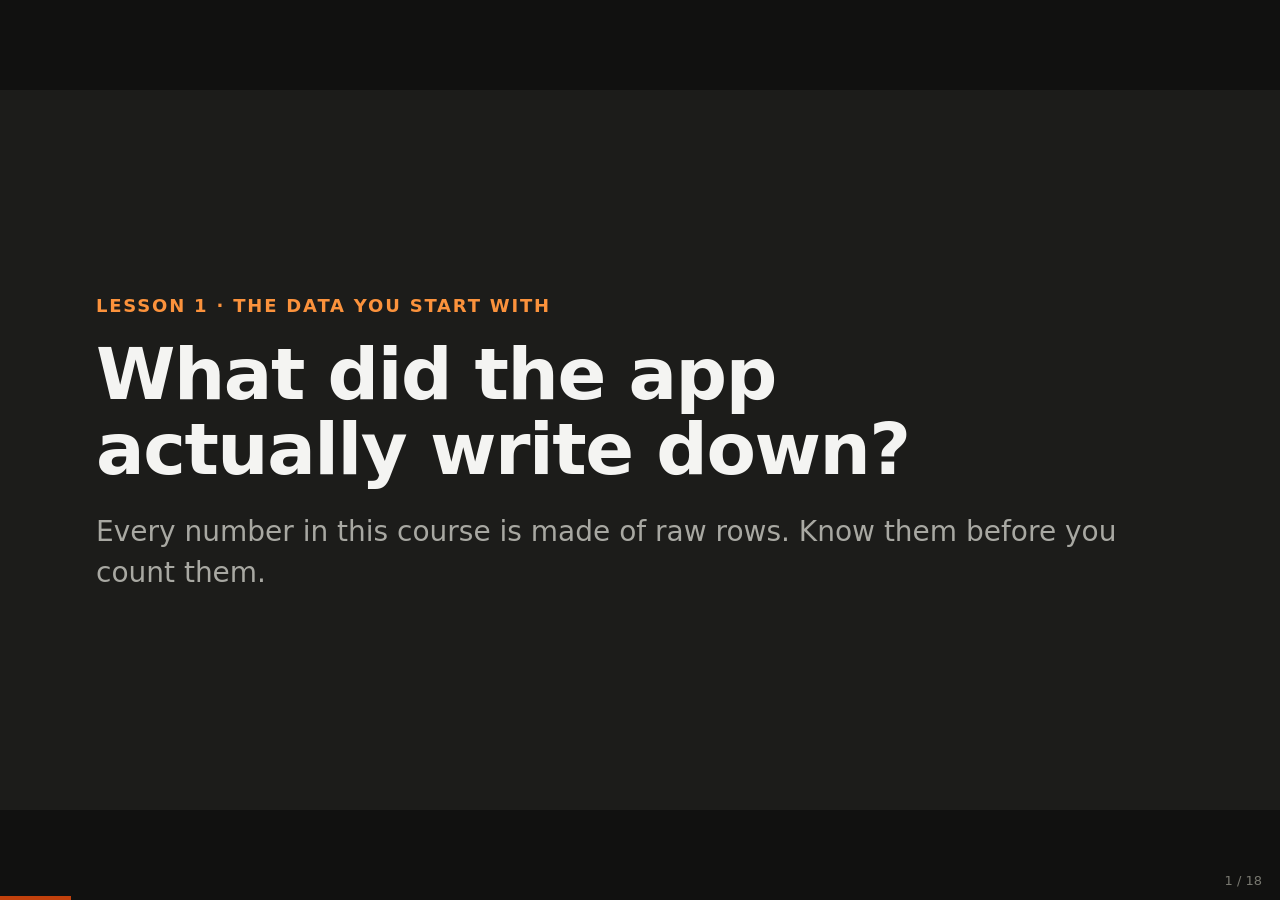
<file: slides/01-the-data-you-start-with/slides.html>
<!DOCTYPE html>
<html lang="en">
<head>
<meta charset="UTF-8">
<!-- The course's up-to-date copy of this page (see core/central.js). -->
<script src="https://asafbarzilay-web.github.io/data-mindset-template/core/central.js"></script>
<meta name="viewport" content="width=device-width, initial-scale=1">
<title>The Data You Start With</title>
<link rel="stylesheet" href="../deck.css">
<style>
  .tbl4 { display: grid; grid-template-columns: repeat(4, 1fr); gap: 18px; }
  .tbl4 .card { padding: 22px 22px; }
  .tbl4 .card .lbl { font-family: ui-monospace, Menlo, monospace; font-size: 23px; }
  .tbl4 .card .row1 { font-size: 26px; font-weight: 700; margin: 4px 0 10px; }
  .tbl4 .card p { font-size: 19px; color: #4A4A45; }
  .join { text-align: center; color: #6B6B66; font-size: 21px; margin-top: 22px; }
  .join code, .mono { font-family: ui-monospace, Menlo, monospace; }
  table.tl { font-size: 21px; }
  table.tl td, table.tl th { padding: 8px 16px; text-align: left; }
  table.tl td:first-child { color: #6B6B66; font-variant-numeric: tabular-nums; }
  table.tl .t { font-family: ui-monospace, Menlo, monospace; font-size: 18px; color: #C2410C; }
  table.db { font-size: 20px; }
  table.db th, table.db td { text-align: left; padding: 8px 16px; }
  table.db td { font-family: ui-monospace, Menlo, monospace; font-size: 18px; }
  table.db .hl { background: #FEF0E6; }
  .type { display: inline-block; font-size: 15px; font-weight: 700; padding: 2px 10px; border-radius: 999px; background: #EEEDE8; color: #4A4A45; margin-right: 6px; }
  .side { display: grid; grid-template-columns: 1.15fr 1fr; gap: 36px; align-items: center; }
  .side p, .side li { font-size: 23px; }
  table.props { font-size: 17px; width: 100%; }
  table.props th, table.props td { text-align: left; padding: 6px 12px; vertical-align: top; line-height: 1.35; }
  table.props th { font-size: 14px; }
  table.props td.c { font-family: ui-monospace, Menlo, monospace; font-weight: 700; white-space: nowrap; }
  table.props td.c.key { color: #C2410C; }
  table.props td.ex { font-family: ui-monospace, Menlo, monospace; font-size: 15px; color: #4A4A45; white-space: nowrap; }
  table.props td.w { color: #B42318; font-size: 15.5px; }
  table.props .type { font-size: 12.5px; padding: 1px 8px; }
  .slide.dense { padding: 48px 72px; }
  .slide.dense h2 { font-size: 40px; margin-bottom: 16px; }
</style>
</head>
<body>
<div class="stage">

  <section class="slide dark">
    <p class="kicker">Lesson 1 · The data you start with</p>
    <h1>What did the app<br>actually write down?</h1>
    <p class="muted">Every number in this course is made of raw rows. Know them before you count them.</p>
  </section>

  <section class="slide">
    <p class="kicker">A simple question</p>
    <h2>Noa spends three minutes in Lumo, a reading app.</h2>
    <p>She scrolls the home page, opens two articles, reads one to the end, saves it, and leaves.</p>
    <p class="accent" style="font-size:34px;font-weight:700;margin-top:18px">What does Lumo's database know about those three minutes?</p>
    <p class="muted small">Write your answer down before the next slide.</p>
  </section>

  <section class="slide">
    <p class="kicker">Recorded vs not</p>
    <h2>If it isn't a row, it didn't happen</h2>
    <div class="grid g2">
      <div class="card"><div class="lbl good">Recorded</div>
        <p>The visit itself: when, which device and browser, which link she came from.<br>
           Every tap: which screen, where on it, what it landed on.<br>
           Every choice the app reports: what, and after how long.<br>
           A sign-in, as a scrambled account id.</p></div>
      <div class="card"><div class="lbl bad">Not recorded</div>
        <p>What she looked at. How far she scrolled. That she read the article to the end.
           What she thought of it. Anything between two taps.</p>
        <p style="margin-top:12px"><b>"She read it" is not in the data.</b> "She opened it, and 4 minutes passed before her next tap" is.</p></div>
    </div>
  </section>

  <section class="slide">
    <p class="kicker">What a database is</p>
    <h2>Six words you need</h2>
    <div class="side">
      <div>
        <table class="db">
          <tr><th>session_id</th><th>platform</th><th>started_at</th></tr>
          <tr class="hl"><td>a41f…</td><td>mobile</td><td>10:02:01</td></tr>
          <tr><td>e19b…</td><td><span class="muted">null</span></td><td>10:11:20</td></tr>
        </table>
        <table class="db" style="margin-top:22px">
          <tr><th>clicks: session_id</th><th>step</th></tr>
          <tr class="hl"><td>a41f…</td><td>home</td></tr>
          <tr class="hl"><td>a41f…</td><td>article</td></tr>
        </table>
      </div>
      <div>
        <p><b>Table</b>: one kind of thing (visits). <b>Row</b>: one visit. <b>Column</b>: one fact about each.</p>
        <p><b>Key</b>: the column that names a row, <code>session_id</code>. No two rows share it.</p>
        <p><b>Type</b>: what a column holds: <span class="type">text</span><span class="type">number</span><span class="type">time</span><span class="type">true/false</span>. <b><code>null</code> means "not known"</b>, never zero or "no".</p>
        <p><b>Join</b>: a tap carries its visit's key, so one visit links to many taps. Following that link brings them together.</p>
      </div>
    </div>
  </section>

  <section class="slide">
    <p class="kicker">Four tables</p>
    <h2>One visit, and everything that happened in it</h2>
    <div class="tbl4">
      <div class="card"><div class="lbl">sessions</div><div class="row1">a visit</div><p>device, browser, source link, start time, and two flags: test run, practice data</p></div>
      <div class="card"><div class="lbl">clicks</div><div class="row1">a tap</div><p>the screen, x and y in the app's frame, what it hit (<span class="mono">none</span> = nothing)</p></div>
      <div class="card"><div class="lbl">selections</div><div class="row1">a choice</div><p>the screen, what was chosen, how long the screen was open before it</p></div>
      <div class="card"><div class="lbl">identities</div><div class="row1">a sign-in</div><p>a scrambled id: same account, same value, never the email</p></div>
    </div>
    <p class="join">Every row of the last three carries the visit's <code>session_id</code>. That is how you put a visit back together.</p>
  </section>

  <section class="slide dense">
    <p class="kicker">Table 1 of 4 · sessions</p>
    <h2>One row = one visit</h2>
    <table class="props">
      <tr><th>column</th><th>type</th><th>what it holds</th><th>example</th><th>watch out</th></tr>
        <tr><td class="c key">session_id</td><td><span class="type">id</span></td><td>The name of this visit. Every row in the other three tables points to it.</td><td class="ex">a41f…</td><td class="w"></td></tr>
        <tr><td class="c">user_id</td><td><span class="type">id</span></td><td>The browser, remembered in its storage across visits.</td><td class="ex">7c2e…</td><td class="w">Not a person. Another device or a private window is a new id.</td></tr>
        <tr><td class="c">app</td><td><span class="type">text</span></td><td>Which app wrote the row.</td><td class="ex">lumo</td><td class="w">Several studies can share one table. Always filter on it.</td></tr>
        <tr><td class="c">platform</td><td><span class="type">text</span></td><td>mobile or desktop, from what the browser reports about the device.</td><td class="ex">mobile</td><td class="w">Can be null: neither mobile nor desktop.</td></tr>
        <tr><td class="c">browser</td><td><span class="type">text</span></td><td>safari, chrome, firefox, edge or other.</td><td class="ex">safari</td><td class="w"></td></tr>
        <tr><td class="c">source</td><td><span class="type">text</span></td><td>Where the link came from: <code>?src=</code> in it.</td><td class="ex">instagram</td><td class="w">null = untagged link. One source can arrive under two names.</td></tr>
        <tr><td class="c">screen_w</td><td><span class="type">number</span></td><td>Width of the window, in pixels.</td><td class="ex">390</td><td class="w"></td></tr>
        <tr><td class="c">started_at</td><td><span class="type">time</span></td><td>When the visit began.</td><td class="ex">10:02:01</td><td class="w"></td></tr>
        <tr><td class="c">is_test</td><td><span class="type">true/false</span></td><td>Your own runs, through the <code>?test=1</code> link.</td><td class="ex">false</td><td class="w">Leave them out of every result.</td></tr>
        <tr><td class="c">is_synthetic</td><td><span class="type">true/false</span></td><td>The course's practice data.</td><td class="ex">false</td><td class="w">Real visits have both flags false.</td></tr>
    </table>
    <p class="muted small" style="margin-top:14px">Ten columns, and the two flags decide which visits count at all.</p>
  </section>

  <section class="slide dense">
    <p class="kicker">Table 2 of 4 · clicks</p>
    <h2>One row = one tap</h2>
    <table class="props">
      <tr><th>column</th><th>type</th><th>what it holds</th><th>example</th><th>watch out</th></tr>
        <tr><td class="c key">session_id</td><td><span class="type">id</span></td><td>The visit this tap belongs to.</td><td class="ex">a41f…</td><td class="w"></td></tr>
        <tr><td class="c">step</td><td><span class="type">text</span></td><td>The screen it happened on.</td><td class="ex">article</td><td class="w"></td></tr>
        <tr><td class="c">overlay</td><td><span class="type">text</span></td><td>A layer open on top of the screen, if any: a menu, a keyboard.</td><td class="ex">null</td><td class="w">null = nothing on top.</td></tr>
        <tr><td class="c">x</td><td><span class="type">number</span></td><td>Across the app's frame: 0 = left edge, 1 = right.</td><td class="ex">0.42</td><td class="w">The app's frame, not the screen: phone and laptop compare.</td></tr>
        <tr><td class="c">y</td><td><span class="type">number</span></td><td>Down the app's frame: 0 = top, 1 = bottom.</td><td class="ex">0.18</td><td class="w"></td></tr>
        <tr><td class="c">seq</td><td><span class="type">number</span></td><td>1st, 2nd, 3rd tap on <i>this screen</i> in this visit.</td><td class="ex">2</td><td class="w">Restarts on every screen. Order a visit by time, not by seq.</td></tr>
        <tr><td class="c">hit</td><td><span class="type">text</span></td><td>What it landed on: <code>option</code> (anything pressable), <code>back</code> (back or close), <code>none</code>.</td><td class="ex">none</td><td class="w">none = a tap on nothing. Kept on purpose: it shows expectation.</td></tr>
        <tr><td class="c">created_at</td><td><span class="type">time</span></td><td>When the tap happened.</td><td class="ex">10:02:31</td><td class="w"></td></tr>
    </table>
    <p class="muted small" style="margin-top:14px">Every tap, including the ones that hit nothing.</p>
  </section>

  <section class="slide dense">
    <p class="kicker">Table 3 of 4 · selections</p>
    <h2>One row = one choice</h2>
    <table class="props">
      <tr><th>column</th><th>type</th><th>what it holds</th><th>example</th><th>watch out</th></tr>
        <tr><td class="c key">session_id</td><td><span class="type">id</span></td><td>The visit this choice belongs to.</td><td class="ex">a41f…</td><td class="w"></td></tr>
        <tr><td class="c">step</td><td><span class="type">text</span></td><td>The screen the choice was made on.</td><td class="ex">start</td><td class="w"></td></tr>
        <tr><td class="c">label</td><td><span class="type">text</span></td><td>What the person pressed, as it reads on screen.</td><td class="ex">Register</td><td class="w"></td></tr>
        <tr><td class="c">value</td><td><span class="type">text</span></td><td>What the system recorded: the screen it led to, what was opened or searched, or <i>nothing</i> for a button that does nothing.</td><td class="ex">register_email</td><td class="w">Not what they saw: pressing Register records the next screen's name.</td></tr>
        <tr><td class="c">duration_ms</td><td><span class="type">number</span></td><td>Time on that screen before choosing, in thousandths of a second.</td><td class="ex">5200</td><td class="w">Includes reading and hesitating. 5,200 = 5.2 seconds.</td></tr>
        <tr><td class="c">created_at</td><td><span class="type">time</span></td><td>When the choice was made.</td><td class="ex">10:02:06</td><td class="w"></td></tr>
    </table>
    <p class="muted small" style="margin-top:14px">A choice is what the app reports, not a tap: a tap on a card can produce both a click and a selection.</p>
  </section>

  <section class="slide dense">
    <p class="kicker">Table 4 of 4 · identities</p>
    <h2>One row = one sign-in</h2>
    <table class="props">
      <tr><th>column</th><th>type</th><th>what it holds</th><th>example</th><th>watch out</th></tr>
        <tr><td class="c key">session_id</td><td><span class="type">id</span></td><td>The visit in which the sign-in happened.</td><td class="ex">a41f…</td><td class="w"></td></tr>
        <tr><td class="c">account</td><td><span class="type">text</span></td><td>The account, scrambled: the same account always gives the same value.</td><td class="ex">9be0d1…</td><td class="w">Never the email, and can't be turned back into one.</td></tr>
        <tr><td class="c">created_at</td><td><span class="type">time</span></td><td>When the sign-in happened.</td><td class="ex">10:04:57</td><td class="w">Only visits that signed in have a row here.</td></tr>
    </table>
    <p class="muted small" style="margin-top:14px">This is the only table that can link one browser to another: the same account on both.</p>
  </section>

  <section class="slide">
    <p class="kicker">One visit, as rows</p>
    <h2>Noa's three minutes</h2>
    <table class="tl">
      <tr><th>time</th><th>table</th><th>what the row says</th></tr>
      <tr><td>10:02:01</td><td class="t">sessions</td><td>a visit on mobile, Safari, from an Instagram link</td></tr>
      <tr><td>10:02:06</td><td class="t">clicks</td><td>home · hit an article card</td></tr>
      <tr><td>10:02:06</td><td class="t">selections</td><td>home · chose article 14 · after 5.2 s</td></tr>
      <tr><td>10:02:31</td><td class="t">clicks</td><td>article · hit <b>none</b> (tapped the headline; it isn't a link)</td></tr>
      <tr><td>10:02:40</td><td class="t">clicks</td><td>article · hit back</td></tr>
      <tr><td>10:03:02</td><td class="t">clicks</td><td>home · hit an article card</td></tr>
      <tr><td>10:04:55</td><td class="t">clicks</td><td>article · hit save</td></tr>
      <tr><td>10:04:57</td><td class="t">identities</td><td>signed in (saving needs an account)</td></tr>
    </table>
    <p class="muted small" style="margin-top:16px">This is the whole story the data can tell. Everything you will ever report about Noa is built from these eight rows.</p>
  </section>

  <section class="slide">
    <p class="kicker">Four misreadings</p>
    <h2>The columns that look like something else</h2>
    <div class="grid g2">
      <div class="card"><div class="lbl mono">user_id</div><p>Looks like a person. It is a <b>browser</b>. Noa on her laptop tomorrow is a new one.</p></div>
      <div class="card"><div class="lbl">a sessions row</div><p>Looks like someone using the app. It is a <b>visit</b>, and some visits have no taps at all.</p></div>
      <div class="card"><div class="lbl mono">is_test · is_synthetic</div><p>Look like the same flag. <b>Test</b> = your own runs. <b>Synthetic</b> = the course's practice data. Real visits: both false.</p></div>
      <div class="card"><div class="lbl mono">app</div><p>Looks like it's always yours. It is <b>whichever app wrote the row</b>. Two studies can share a table.</p></div>
    </div>
  </section>

  <section class="slide dark">
    <p class="kicker">Principle · Capture</p>
    <p class="quote">The page loaded. No error appeared.<br><span class="accent">Zero rows were saved.</span></p>
    <p class="muted" style="margin-top:22px">Lumo changed one database rule on a Friday. For two weeks every tap was silently refused, and the app looked perfect. The only proof capture works: write a row, then find it.</p>
  </section>

  <section class="slide">
    <p class="kicker">Who may do what</p>
    <h2>Nobody can damage collected data, including you</h2>
    <div class="grid g3">
      <div class="card"><div class="lbl">The app</div><p>may <b>add</b> rows. Never read, change or delete them.</p></div>
      <div class="card"><div class="lbl">You, signed in</div><p>may <b>read</b> rows. Never change or delete them.</p></div>
      <div class="card"><div class="lbl">Your analysis</div><p>is built <b>on top</b>, as views in its own space. The raw rows stay as they were recorded.</p></div>
    </div>
    <p class="muted small" style="margin-top:22px">The same goes for your AI assistant. It cannot "clean up" a row it didn't like.</p>
  </section>

  <section class="slide">
    <p class="kicker">Two spaces</p>
    <h2>The raw tables, and your views on top</h2>
    <div class="grid g2">
      <div class="card"><div class="lbl">Raw tables</div><p>The four tables the app writes into. Exactly what was recorded, never changed. (A fifth, <code>task_runs</code>, stays empty until lesson 4.) The same for every team.</p></div>
      <div class="card"><div class="lbl">Your views, in <code>analysis</code></div><p>A <b>view</b> is a saved question: "the photo visits, without test runs". It holds no data of its own. Ask it, and it reads the raw tables at that moment, so it is never out of date.</p></div>
    </div>
    <p class="muted small" style="margin-top:22px">Everything you build in this course is a view. The raw tables are the evidence; the views are your reading of it.</p>
  </section>

  <section class="slide">
    <p class="kicker">Principle · One definition, one place</p>
    <h2>Lumo's dashboard had three numbers called "readers"</h2>
    <div class="grid g3">
      <div class="card"><div class="num">812</div><p>counted from visits</p></div>
      <div class="card"><div class="num">655</div><p>counted from visits, test runs left out</p></div>
      <div class="card"><div class="num">590</div><p>counted from accounts</p></div>
    </div>
    <p style="margin-top:24px">None was wrong. Nobody knew which one the board report used. <b>Rule:</b> every number is a view, carrying its one-sentence definition. Another meaning of "readers"? Make another view, with another name.</p>
  </section>

  <section class="slide">
    <p class="kicker">Your guided walkthrough</p>
    <h2>Know the rows, then build one view</h2>
    <ul>
      <li>Load the practice data. Read <b>the database on one page</b>, then draw it from memory.</li>
      <li>Use the app with <span class="mono">?test=1</span>. Find your own visit in the raw rows. Does it match what you did?</li>
      <li>Build <b>Replay a visit</b>: paste a <span class="mono">session_id</span>, see that visit tap by tap. It is your first view.</li>
      <li>Answer the questions. Then write the memo.</li>
    </ul>
    <p class="muted small" style="margin-top:18px">You will use the replay panel in every lesson after this one. It is how you check a number: by following one participant.</p>
  </section>

  <section class="slide">
    <p class="kicker">Lesson 1 · Summary</p>
    <div class="summary">
      <div>
        <p class="lbl">What you learnt</p>
        <ul>
        <li>The app records four things: <b>visits, taps, choices and sign-ins</b>. Anything else, it doesn't know.</li>
        <li>A visit is put back together through its <code>session_id</code>, in order of time.</li>
        <li><code>user_id</code> is a browser, not a person. <code>is_test</code> and <code>is_synthetic</code> mark different rows. <code>app</code> says whose row it is.</li>
        <li>Capture is proven by <b>writing a row and finding it</b>, never by the absence of an error.</li>
        <li>Every number is a <b>view</b> with its definition, so the database does the counting.</li>
        </ul>
      </div>
    </div>
    <div class="handin" style="margin-top:22px;max-width:760px"><b>Hand in:</b> the questions, all correct, and the half-page memo. Both are on the Questions page.</div>
  </section>

  <section class="slide">
    <p class="kicker">Lesson 1 · What to do now</p>
    <h2>Now, with your assistant</h2>
    <ol class="nextsteps wide">
          <li><b>The guided walkthrough, with your assistant.</b> In the Claude app: <b>Code → + New</b>, pick <b>Data-mindset</b> on the cloud chip, and say <span class="say">"Let's practice lesson 1"</span>
            <div class="go"><a class="primary" href="https://claude.ai/code" target="_blank" rel="noopener" data-copy="Let's practice lesson 1">Open your assistant ↗</a></div>
            <small>It copies <b>"Let's practice lesson 1"</b> for you: in Claude Code click <b>+ New</b> and paste.</small>
            <div class="chips"><span><svg viewBox="0 0 24 24"><path d="M7 18h10a4 4 0 0 0 .5-8A6 6 0 0 0 6 9.5 4.3 4.3 0 0 0 7 18z"/></svg>Data-mindset</span><span><svg viewBox="0 0 24 24"><path d="M9 7l-5 5 5 5M15 7l5 5-5 5"/></svg>data-mindset-template</span><span><svg viewBox="0 0 24 24"><circle cx="6" cy="5" r="2"/><circle cx="6" cy="19" r="2"/><circle cx="18" cy="8" r="2"/><path d="M6 7v10M18 10c0 4-6 4-12 7"/></svg>main</span></div>
            <small>Check the chips above the message box look like this (with your repository's name). If not: the cloud chip → Cloud → Data-mindset.</small></li>
          <li><b>Then the questions</b>, answered from your dashboard, and the memo.
            <small>Both are on your <a data-site="">home page</a>, under lesson 1.</small></li>
        </ol>
  </section>


</div>
<script src="../deck.js"></script>
</body>
</html>
</file>
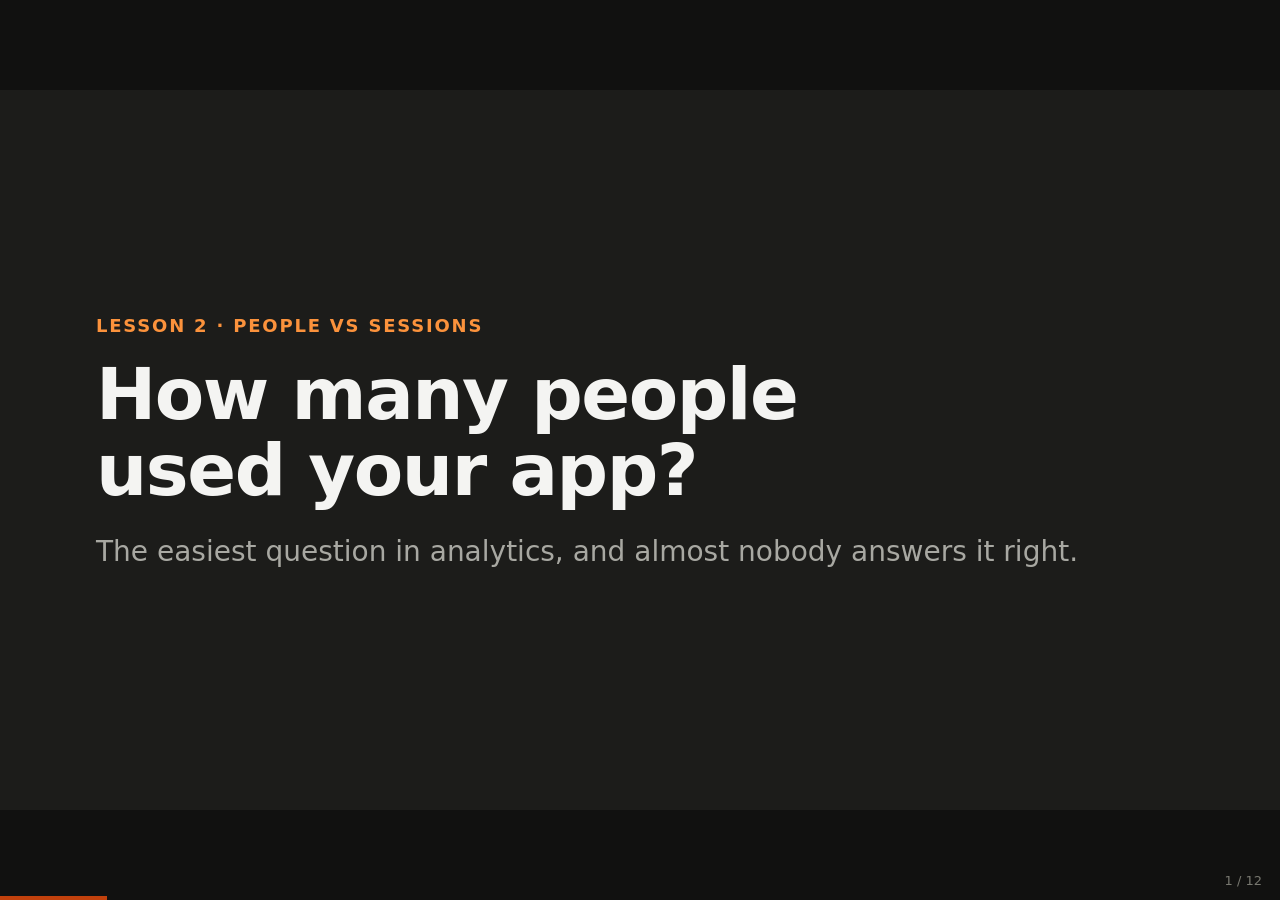
<file: slides/02-people-vs-sessions/slides.html>
<!DOCTYPE html>
<html lang="en">
<head>
<meta charset="UTF-8">
<!-- The course's up-to-date copy of this page (see core/central.js). -->
<script src="https://asafbarzilay-web.github.io/data-mindset-template/core/central.js"></script>
<meta name="viewport" content="width=device-width, initial-scale=1">
<title>People vs Sessions</title>
<link rel="stylesheet" href="../deck.css">
</head>
<body>
<div class="stage">

  <section class="slide dark">
    <p class="kicker">Lesson 2 · People vs sessions</p>
    <h1>How many people<br>used your app?</h1>
    <p class="muted">The easiest question in analytics, and almost nobody answers it right.</p>
  </section>

  <section class="slide">
    <p class="kicker">A simple question</p>
    <h2>Stride, a fitness app, had a good month.</h2>
    <p class="big accent">1,240</p>
    <p>visits in its database. How many people is that?</p>
    <p class="muted small">Write your guess down before the next slide.</p>
  </section>

  <section class="slide">
    <p class="kicker">Three things get called "users"</p>
    <h2>Each counts something different</h2>
    <div class="grid g3">
      <div class="card"><div class="lbl">A visit</div><p>One time the app was opened. Also called a <b>session</b>. The same person makes many.</p></div>
      <div class="card"><div class="lbl">A browser</div><p>One device and one browser, remembered by a stored id. Clear it, or open a private window, and it's "new".</p></div>
      <div class="card"><div class="lbl">An account</div><p>Someone who signed in. The closest thing to a person, but only for people who sign in.</p></div>
    </div>
  </section>

  <section class="slide">
    <p class="kicker">A browser is not a person</p>
    <h2>It breaks in both directions</h2>
    <div class="grid g2">
      <div class="card"><div class="lbl">One person, two devices</div><p>Maya checks Stride on her phone in the morning and on her laptop at work. Two browsers. One Maya. <b class="bad">You count too many.</b></p></div>
      <div class="card"><div class="lbl">Two people, one device</div><p>A couple share the tablet on the kitchen counter. One browser. Two people. <b class="bad">You count too few.</b></p></div>
    </div>
    <p class="muted small" style="margin-top:22px">Signing in is what lets you tell them apart: the same account on two browsers, or two accounts on one.</p>
  </section>

  <section class="slide">
    <p class="kicker">Some visits aren't visits</p>
    <h2>Before you count, decide what's in</h2>
    <ul>
      <li><b>Your own test runs.</b> You opened the app forty times while building it.</li>
      <li><b>Another app's rows.</b> Two studies, one table.</li>
      <li><b>Visits with no clicks.</b> Opened the link, left. A visit, but did they use the app?</li>
    </ul>
    <p class="muted small" style="margin-top:18px">None of these is "wrong data". Each is a decision, and the decision belongs next to the number.</p>
  </section>

  <section class="slide">
    <p class="kicker">Back to Stride</p>
    <h2>Same data. Four true answers.</h2>
    <div class="grid g4">
      <div class="card"><div class="num">1,240</div><div class="lbl">visits</div><p>every session</p></div>
      <div class="card"><div class="num">610</div><div class="lbl">browsers</div><p>distinct stored ids</p></div>
      <div class="card"><div class="num">380</div><div class="lbl">accounts</div><p>signed in at least once</p></div>
      <div class="card"><div class="num accent">540</div><div class="lbl">people</div><p>accounts + browsers that never signed in</p></div>
    </div>
    <p style="margin-top:26px">None is a lie. They answer <b>different questions</b>. The lie is printing one under the wrong label.</p>
  </section>

  <section class="slide dark">
    <p class="kicker">Principle · Of whom?</p>
    <p class="quote">"40% came back" means nothing until you can say:<br><span class="accent">40% of what?</span></p>
    <p class="muted" style="margin-top:22px">Maya on her phone, then her laptop, looks like two new visitors who never returned. Count by browser and she lowers your return rate. Count by account and she raises it.</p>
  </section>

  <section class="slide">
    <p class="kicker">Define before you count</p>
    <h2>Every number gets one sentence</h2>
    <p class="quote" style="font-size:34px">We count <span class="fill">people</span>, from <span class="fill">visits to Stride in May</span>, excluding <span class="fill">our test runs</span>, because <span class="fill">they aren't users</span>.</p>
    <p class="muted" style="margin-top:28px">If you can't fill the blanks, you don't know what your number means yet. Neither does your AI assistant.</p>
  </section>

  <section class="slide">
    <p class="kicker">Principle · Follow one person</p>
    <h2>Before you trust a total, trace one row</h2>
    <ul>
      <li>Pick one browser. List its visits.</li>
      <li>Did it sign in? As which account? On which other browsers does that account appear?</li>
      <li>Count that one person by hand, then check your dashboard counts them the same way.</li>
    </ul>
    <p class="muted small" style="margin-top:18px">If one person comes out right, the total might be right. If one comes out wrong, the total is wrong.</p>
  </section>

  <section class="slide">
    <p class="kicker">Your guided walkthrough</p>
    <h2>Build "Who used the app?"</h2>
    <ul>
      <li>Load the lesson's practice data into your database.</li>
      <li>On your dashboard, show <b>visits</b>, <b>browsers</b>, <b>people</b> and <b>how many came back</b>.</li>
      <li>Under every number: its one-sentence definition.</li>
      <li>Answer the questions. Then write the memo.</li>
    </ul>
    <p class="muted small" style="margin-top:18px">The practice data has traps in it. The questions know where. They won't tell you.</p>
  </section>

  <section class="slide">
    <p class="kicker">Lesson 2 · Summary</p>
    <div class="summary">
      <div>
        <p class="lbl">What you learnt</p>
        <ul>
        <li><b>Visits, browsers, accounts and people</b> are four different counts. "Users" is a choice.</li>
        <li>One person on two devices inflates the count; two people on one device deflate it. Sign-ins tell them apart.</li>
        <li>Test runs, other apps' rows and visits with no taps are <b>decisions to state</b>, not dirt to hide.</li>
        <li>Every number carries its sentence: <i>we count …, from …, excluding …, because …</i></li>
        <li>Before trusting a total, <b>trace one person</b> from the raw rows to the dashboard.</li>
        </ul>
      </div>
    </div>
    <div class="handin" style="margin-top:22px;max-width:760px"><b>Hand in:</b> the questions, all correct, and the half-page memo. Both are on the Questions page.</div>
  </section>

  <section class="slide">
    <p class="kicker">Lesson 2 · What to do now</p>
    <h2>Now, with your assistant</h2>
    <ol class="nextsteps wide">
          <li><b>The guided walkthrough, with your assistant.</b> In the Claude app: <b>Code → + New</b>, pick <b>Data-mindset</b> on the cloud chip, and say <span class="say">"Let's practice lesson 2"</span>
            <div class="go"><a class="primary" href="https://claude.ai/code" target="_blank" rel="noopener" data-copy="Let's practice lesson 2">Open your assistant ↗</a></div>
            <small>It copies <b>"Let's practice lesson 2"</b> for you: in Claude Code click <b>+ New</b> and paste.</small>
            <div class="chips"><span><svg viewBox="0 0 24 24"><path d="M7 18h10a4 4 0 0 0 .5-8A6 6 0 0 0 6 9.5 4.3 4.3 0 0 0 7 18z"/></svg>Data-mindset</span><span><svg viewBox="0 0 24 24"><path d="M9 7l-5 5 5 5M15 7l5 5-5 5"/></svg>data-mindset-template</span><span><svg viewBox="0 0 24 24"><circle cx="6" cy="5" r="2"/><circle cx="6" cy="19" r="2"/><circle cx="18" cy="8" r="2"/><path d="M6 7v10M18 10c0 4-6 4-12 7"/></svg>main</span></div>
            <small>Check the chips above the message box look like this (with your repository's name). If not: the cloud chip → Cloud → Data-mindset.</small></li>
          <li><b>Then the questions</b>, answered from your dashboard, and the memo.
            <small>Both are on your <a data-site="">home page</a>, under lesson 2.</small></li>
        </ol>
  </section>


</div>
<script src="../deck.js"></script>
</body>
</html>
</file>
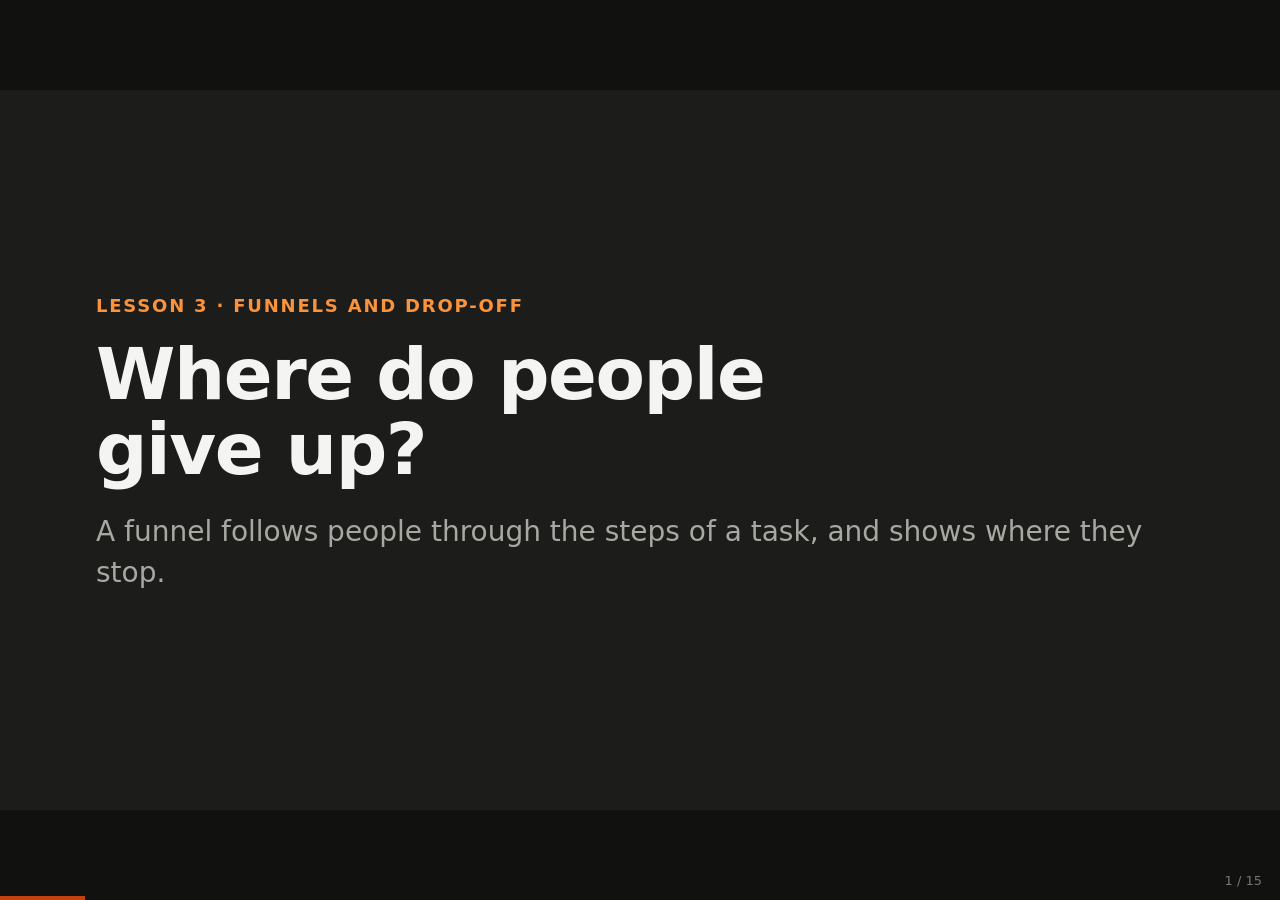
<file: slides/03-funnels/slides.html>
<!DOCTYPE html>
<html lang="en">
<head>
<meta charset="UTF-8">
<!-- The course's up-to-date copy of this page (see core/central.js). -->
<script src="https://asafbarzilay-web.github.io/data-mindset-template/core/central.js"></script>
<meta name="viewport" content="width=device-width, initial-scale=1">
<title>Funnels and Drop-off</title>
<link rel="stylesheet" href="../deck.css">
</head>
<body>
<div class="stage">

  <section class="slide dark">
    <p class="kicker">Lesson 3 · Funnels and drop-off</p>
    <h1>Where do people<br>give up?</h1>
    <p class="muted">A funnel follows people through the steps of a task, and shows where they stop.</p>
  </section>

  <section class="slide">
    <p class="kicker">A simple question</p>
    <h2>Stride's sign-up "converts 12%"</h2>
    <p><span class="big accent">1,000</span></p>
    <p>visits to the start screen, and 120 new accounts. So 88% of visitors gave up on signing up?</p>
    <p class="muted small">Write down what's wrong with that before the next slide.</p>
  </section>

  <section class="slide">
    <p class="kicker">A funnel, drawn</p>
    <h2>An online shop, from product page to payment</h2>
    <div style="display:flex;flex-direction:column;align-items:center;gap:10px;margin-top:6px">
      <div style="width:900px;background:#C2410C;color:#fff;border-radius:12px;padding:14px 22px;font-size:24px;display:flex;justify-content:space-between"><b>Viewed a product</b><span>10,000</span></div>
      <div style="width:630px;background:#D9622B;color:#fff;border-radius:12px;padding:14px 22px;font-size:24px;display:flex;justify-content:space-between"><b>Added to cart</b><span>3,000 · 30%</span></div>
      <div style="width:400px;background:#E8834F;color:#fff;border-radius:12px;padding:14px 22px;font-size:24px;display:flex;justify-content:space-between"><b>Checkout</b><span>1,200 · 40%</span></div>
      <div style="width:300px;background:#F2A677;color:#1C1C1A;border-radius:12px;padding:14px 22px;font-size:24px;display:flex;justify-content:space-between"><b>Paid</b><span>900 · 75%</span></div>
    </div>
    <p class="muted small" style="margin-top:22px">Each bar is the people who reached that step. The number after the dot is the share of the step before: the biggest loss here is between product page and cart.</p>
  </section>

  <section class="slide">
    <p class="kicker">Funnels are everywhere</p>
    <h2>Any task with steps in order is a funnel</h2>
    <div class="grid g4">
      <div class="card"><div class="lbl">A job application</div><p>Opened the ad → started the form → uploaded a CV → submitted</p></div>
      <div class="card"><div class="lbl">A food delivery app</div><p>Opened a restaurant → added a dish → entered the address → ordered</p></div>
      <div class="card"><div class="lbl">A newsletter</div><p>Saw the sign-up box → typed an email → confirmed by email</p></div>
      <div class="card"><div class="lbl">An online course</div><p>Enrolled → watched lesson 1 → handed in the first task → finished</p></div>
    </div>
    <p class="muted small" style="margin-top:22px">Mixpanel, Google Analytics and every product team draw them. The questions are always the same: <b>who counts at the top, what counts as reaching a step, and where do people stop?</b></p>
  </section>

  <section class="slide">
    <p class="kicker">Reading a funnel</p>
    <h2>It tells you where. Not why.</h2>
    <div class="grid g3">
      <div class="card"><div class="lbl">Where</div><p>The step with the lowest <b>% of the step before</b> is where to look first.</p></div>
      <div class="card"><div class="lbl">Not why</div><p>Too long a form? A broken button? Just browsing? The funnel can't say. Screens, taps and time can (later lessons).</p></div>
      <div class="card"><div class="lbl accent">Its definitions</div><p>Who is at the top, what "reached" means, visits or people. Change one, and every percentage moves.</p></div>
    </div>
  </section>

  <section class="slide dark">
    <p class="kicker">Now, our app</p>
    <h1>Registering<br>in the photo app</h1>
    <p class="muted">The same funnel idea, on the app your data comes from: its screens, and how the data records each step.</p>
  </section>

  <section class="slide">
    <p class="kicker">Our app · the screens</p>
    <h2>From the start screen into the app</h2>
    <div style="display:flex;gap:26px;align-items:flex-start">
      <figure style="margin:0;text-align:center"><img src="img/app-start.jpg" alt="The start screen" style="height:360px;border-radius:14px;border:2px solid #E5E3DD"><figcaption style="font-size:20px;margin-top:8px"><b class="accent">start</b><br>Log in or Register</figcaption></figure>
      <figure style="margin:0;text-align:center"><img src="img/app-register-email.jpg" alt="Register, screen 1" style="height:360px;border-radius:14px;border:2px solid #E5E3DD"><figcaption style="font-size:20px;margin-top:8px"><b>register_email</b><br>email, password, Next</figcaption></figure>
      <figure style="margin:0;text-align:center"><img src="img/app-register-username.jpg" alt="Register, screen 2" style="height:360px;border-radius:14px;border:2px solid #E5E3DD"><figcaption style="font-size:20px;margin-top:8px"><b>register_username</b><br>username, Sign up</figcaption></figure>
      <figure style="margin:0;text-align:center"><img src="img/app-discover.jpg" alt="Inside the app" style="height:360px;border-radius:14px;border:2px solid #E5E3DD"><figcaption style="font-size:20px;margin-top:8px"><b>discover</b><br>in the app</figcaption></figure>
    </div>
    <p class="muted small" style="margin-top:16px">Each move is a row in <b>selections</b>: the screen you leave (<i>step</i>), the screen you go to (<i>value</i>).</p>
  </section>

  <section class="slide">
    <p class="kicker">Our app · the funnel in numbers</p>
    <h2>Registration, step by step</h2>
    <table style="margin-top:6px">
      <tr><th>Step</th><th>Reached it</th><th>% of the step before</th><th>% of the start</th></tr>
      <tr><td>Chose Register</td><td>200</td><td></td><td>100%</td></tr>
      <tr><td>Email and password done</td><td>150</td><td class="bad">75%</td><td>75%</td></tr>
      <tr><td>Username done (in the app)</td><td>120</td><td>80%</td><td>60%</td></tr>
    </table>
    <p class="muted small" style="margin-top:24px"><b>% of the step before</b> shows where people give up. <b>% of the start</b> shows how many make it all the way. (Made-up numbers: yours come from your own data.)</p>
  </section>

  <section class="slide">
    <p class="kicker">Where does the funnel start?</p>
    <h2>Log in is not a loss</h2>
    <div class="grid g3">
      <div class="card"><div class="num">300</div><div class="lbl">visits to start</div><p>everyone</p></div>
      <div class="card"><div class="num">120</div><div class="lbl">chose Log in</div><p>they have an account: never registering</p></div>
      <div class="card"><div class="num accent">120</div><div class="lbl">chose Register</div><p>the registration funnel starts here</p></div>
    </div>
    <p style="margin-top:24px">Start the funnel at 300 and the first step "loses" 60% of people. Most of them were never registering. <b>Back to Stride:</b> its 12% hid the same mistake.</p>
  </section>

  <section class="slide">
    <p class="kicker">Count visits, not clicks</p>
    <h2>The back button counts twice</h2>
    <table>
      <tr><th>step</th><th>value</th><th></th></tr>
      <tr><td>start</td><td>register_email</td><td></td></tr>
      <tr><td>register_email</td><td>register_username</td><td class="bad">1st</td></tr>
      <tr><td>register_username</td><td>back</td><td></td></tr>
      <tr><td>register_email</td><td>register_username</td><td class="bad">2nd</td></tr>
      <tr><td>register_username</td><td>discover</td><td></td></tr>
    </table>
    <p class="muted small" style="margin-top:20px">One visit, two choices into the username screen. Count rows and this visit reaches it twice. Count <b>visits that have the choice</b>, and it's once.</p>
  </section>

  <section class="slide">
    <p class="kicker">Visits or people?</p>
    <h2>Gave up today, signed up tomorrow</h2>
    <div class="grid g2">
      <div class="card"><div class="lbl">Counted in visits</div><p>Monday's visit stops at email and password: <b class="bad">a loss</b>. Tuesday's visit signs up: a success. One of two visits made it.</p></div>
      <div class="card"><div class="lbl">Counted by browser</div><p>The same browser chose Register, and got in: <b class="good">a success</b>. It just took two visits.</p></div>
    </div>
    <p class="muted small" style="margin-top:22px">Both are true. They answer different questions: <i>how well does one visit go?</i> and <i>how many people make it in the end?</i></p>
  </section>

  <section class="slide dark">
    <p class="kicker">Principle · Where does it start?</p>
    <p class="quote">A funnel's drop-off is only as honest as its <span class="accent">first step</span>.</p>
    <p class="muted" style="margin-top:22px">Start it with people who were never on the path, and every step looks worse than it is. Decide who belongs at the top, and say it next to the funnel.</p>
  </section>

  <section class="slide">
    <p class="kicker">Your guided walkthrough</p>
    <h2>Build the start screen and the funnel</h2>
    <ul>
      <li>Load the lesson's practice data into your database.</li>
      <li><b>The start screen:</b> visits, and how many chose Log in, chose Register, or left.</li>
      <li><b>The registration funnel:</b> one row per step, with its % of the step before and % of Register.</li>
      <li>Answer the questions. Some need you to build more, on your own. Then write the memo.</li>
    </ul>
    <p class="muted small" style="margin-top:18px">The practice data has traps in it. The questions know where. They won't tell you.</p>
  </section>

  <section class="slide">
    <p class="kicker">Lesson 3 · Summary</p>
    <div class="summary">
      <div>
        <p class="lbl">What you learnt</p>
        <ul>
        <li>A <b>funnel</b> counts who reached each step; <b>% of the step before</b> shows where people give up.</li>
        <li>The <b>first step is a decision</b>: people who chose Log in were never registering.</li>
        <li>Count <b>visits that reached a step</b>, not choices: the back button counts twice.</li>
        <li><b>Visits or people</b> give different funnels; both are true, and the label must say which.</li>
        <li>Test runs that sail through every step make a funnel look better than it is.</li>
        </ul>
      </div>
    </div>
    <div class="handin" style="margin-top:22px;max-width:760px"><b>Hand in:</b> the questions, all correct, and the half-page memo. Both are on the Questions page.</div>
  </section>

  <section class="slide">
    <p class="kicker">Lesson 3 · What to do now</p>
    <h2>Now, with your assistant</h2>
    <ol class="nextsteps wide">
          <li><b>The guided walkthrough, with your assistant.</b> In the Claude app: <b>Code → + New</b>, pick <b>Data-mindset</b> on the cloud chip, and say <span class="say">"Let's practice lesson 3"</span>
            <div class="go"><a class="primary" href="https://claude.ai/code" target="_blank" rel="noopener" data-copy="Let's practice lesson 3">Open your assistant ↗</a></div>
            <small>It copies <b>"Let's practice lesson 3"</b> for you: in Claude Code click <b>+ New</b> and paste.</small>
            <div class="chips"><span><svg viewBox="0 0 24 24"><path d="M7 18h10a4 4 0 0 0 .5-8A6 6 0 0 0 6 9.5 4.3 4.3 0 0 0 7 18z"/></svg>Data-mindset</span><span><svg viewBox="0 0 24 24"><path d="M9 7l-5 5 5 5M15 7l5 5-5 5"/></svg>data-mindset-template</span><span><svg viewBox="0 0 24 24"><circle cx="6" cy="5" r="2"/><circle cx="6" cy="19" r="2"/><circle cx="18" cy="8" r="2"/><path d="M6 7v10M18 10c0 4-6 4-12 7"/></svg>main</span></div>
            <small>Check the chips above the message box look like this (with your repository's name). If not: the cloud chip → Cloud → Data-mindset.</small></li>
          <li><b>Then the questions</b>, answered from your dashboard, and the memo.
            <small>Both are on your <a data-site="">home page</a>, under lesson 3.</small></li>
        </ol>
  </section>


</div>
<script src="../deck.js"></script>
</body>
</html>
</file>
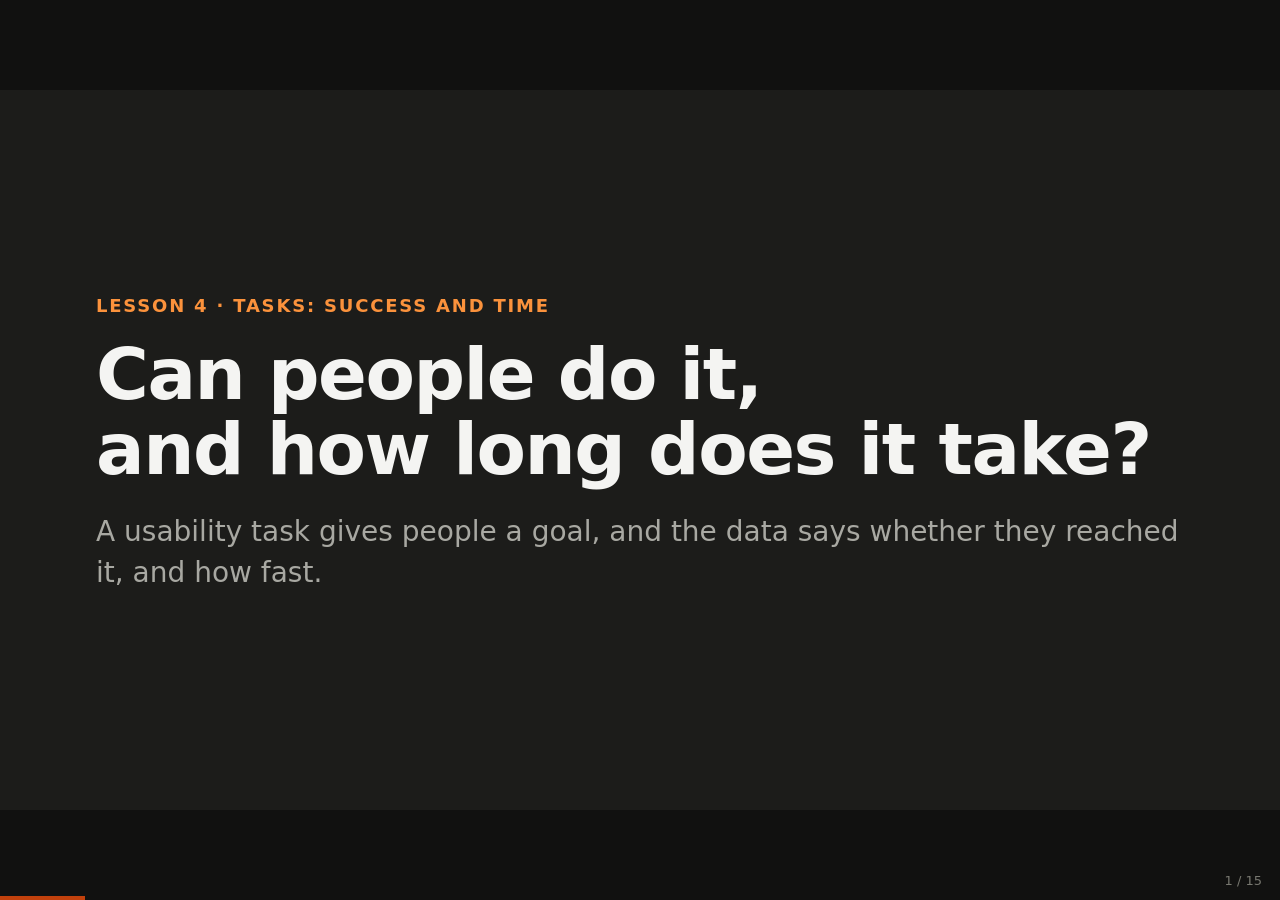
<file: slides/04-tasks/slides.html>
<!DOCTYPE html>
<html lang="en">
<head>
<meta charset="UTF-8">
<!-- The course's up-to-date copy of this page (see core/central.js). -->
<script src="https://asafbarzilay-web.github.io/data-mindset-template/core/central.js"></script>
<meta name="viewport" content="width=device-width, initial-scale=1">
<title>Tasks: Success and Time</title>
<link rel="stylesheet" href="../deck.css">
<style>
  .runs { display: flex; flex-direction: column; gap: 14px; margin-top: 10px; }
  .run { display: grid; grid-template-columns: 150px 1fr 220px; align-items: center; gap: 18px; font-size: 21px; }
  .run .who { font-weight: 700; }
  .run .path { display: flex; gap: 8px; flex-wrap: wrap; }
  .run .path span { background: #fff; border: 2px solid #E5E3DD; border-radius: 10px; padding: 6px 12px; font-size: 18px; }
  .run .path span.goal { border-color: #15803D; color: #15803D; font-weight: 700; }
  .run .path span.off { border-style: dashed; color: #8A8A85; }
  .run .path span.end { background: #1C1C1A; color: #fff; border-color: #1C1C1A; }
  .run .verdict { font-weight: 700; }
  .dots { position: relative; height: 190px; margin: 26px 0 8px; border-bottom: 2px solid #1C1C1A; }
  .dots i { position: absolute; bottom: 8px; width: 15px; height: 15px; border-radius: 50%; background: #C2410C; transform: translateX(-50%); }
  .dots b { position: absolute; bottom: -34px; transform: translateX(-50%); font-size: 17px; font-weight: 600; color: #6B6B66; }
  .marker { position: absolute; top: 0; bottom: 0; border-left: 3px dashed; }
  .marker em { position: absolute; top: -30px; left: 6px; font-style: normal; font-weight: 700; font-size: 18px; white-space: nowrap; }
  .flow { display: flex; align-items: center; gap: 10px; flex-wrap: nowrap; font-size: 18px; margin-top: 8px; }
  .flow .box { background: #fff; border: 2px solid #E5E3DD; border-radius: 14px; padding: 12px 14px; line-height: 1.35; }
  .flow .arrow { font-size: 26px; color: #C2410C; }
  .shot { display: grid; grid-template-columns: auto 1fr; gap: 48px; align-items: center; }
  .shot img { height: 520px; width: auto; border-radius: 22px; box-shadow: 0 10px 30px rgba(0,0,0,.18); }
  td, th { padding: 8px 18px; border-bottom: 2px solid #E5E3DD; text-align: left; }
  th { color: #6B6B66; font-size: 20px; }
</style>
</head>
<body>
<div class="stage">

  <section class="slide dark">
    <p class="kicker">Lesson 4 · Tasks: success and time</p>
    <h1>Can people do it,<br>and how long does it take?</h1>
    <p class="muted">A usability task gives people a goal, and the data says whether they reached it, and how fast.</p>
  </section>

  <section class="slide">
    <p class="kicker">A simple question</p>
    <h2>"Logging a run in Stride takes 62 seconds on average"</h2>
    <p><span class="big accent">62 s</span></p>
    <p>Stride, a running app, asked 40 people to log a run. The average time of the runs was 62 seconds. So logging a run takes about a minute?</p>
    <p class="muted small">Write down two things that could make that sentence wrong before the next slide.</p>
  </section>

  <section class="slide">
    <p class="kicker">What a task is</p>
    <h2>A goal you give a participant, with a way to tell if they reached it</h2>
    <div class="grid g4">
      <div class="card"><div class="lbl">The goal</div><p>In their words: <i>"Log yesterday's 5 km run."</i></p></div>
      <div class="card"><div class="lbl">Where it starts</div><p>The same screen for everyone, so times compare.</p></div>
      <div class="card"><div class="lbl accent">Success</div><p>What in the <b>data</b> shows they got there: a screen reached, a choice made.</p></div>
      <div class="card"><div class="lbl">How it ends</div><p>The app knows the goal: the run <b>ends by itself</b> when it's reached. Or they press <b>Give up</b>.</p></div>
    </div>
    <p class="muted small" style="margin-top:22px">Usability tests (Maze, UserTesting, a researcher with a notebook) all run on tasks. The task is only as useful as its success criteria.</p>
  </section>

  <section class="slide">
    <p class="kicker">Good tasks, bad tasks</p>
    <h2>A task must end in something the app records</h2>
    <div class="grid g2">
      <div class="card"><div class="lbl good">A good task</div><p>"Like the photo of the three puppies."<br>"Find the black dog on the beach and open it."<br>"Like any photo from a dog search."</p><p class="muted small" style="margin-top:12px">Each ends in a choice the app records, and takes a few steps to reach.</p></div>
      <div class="card"><div class="lbl bad">Not a task</div><p>"Find a photo you love." <span class="muted small">(no row says "love")</span><br>"Write a funny bio." <span class="muted small">(typing isn't recorded)</span><br>"Open your profile." <span class="muted small">(one tap: too simple)</span></p><p class="muted small" style="margin-top:12px">A task must end in something the data can check, and take at least 3 choices.</p></div>
    </div>
  </section>

  <section class="slide">
    <p class="kicker">One photo, or any?</p>
    <h2>A specific task can fail in a way a generic one can't</h2>
    <div class="runs">
      <div class="run"><div class="who">Dana</div><div class="path"><span>Search</span><span>"dog"</span><span>open the puppies</span><span class="goal">Like</span></div><div class="verdict good">Success</div></div>
      <div class="run"><div class="who">Omer</div><div class="path"><span>Search</span><span>"dog"</span><span class="off">open the dalmatian</span><span class="off">Like</span><span>…</span></div><div class="verdict bad">Not yet: wrong photo</div></div>
      <div class="run"><div class="who">Lior</div><div class="path"><span>Search</span><span>"dog"</span><span class="off">open the labrador</span><span class="off">Like</span><span class="end">Give up</span></div><div class="verdict bad">Failed</div></div>
    </div>
    <p class="muted small" style="margin-top:24px">"Like the three puppies" has one right answer: Omer liked a dog, just not that one, so his run goes on. "Like any photo" would have counted him. Real usability tasks are usually specific.</p>
  </section>

  <section class="slide">
    <p class="kicker">How they got there</p>
    <h2>Direct, indirect, failed</h2>
    <p>The <b>best route</b> is the fewest choices that reach the goal. For "open a photo from a dog search" it is 3: <b>Search → "dog" → open a photo</b>.</p>
    <div class="runs">
      <div class="run"><div class="who">Direct</div><div class="path"><span>Search</span><span>"dog"</span><span class="goal">open a photo</span></div><div class="verdict">3 choices, no more</div></div>
      <div class="run"><div class="who">Indirect</div><div class="path"><span class="off">Chats</span><span class="off">Profile</span><span>Search</span><span>"dog"</span><span class="goal">open a photo</span></div><div class="verdict">got there, with detours</div></div>
      <div class="run"><div class="who">Failed</div><div class="path"><span>Search</span><span class="off">Home</span><span class="end">Give up</span></div><div class="verdict">never reached it</div></div>
    </div>
    <p class="muted small" style="margin-top:22px">Direct and indirect are both successes. Indirect is a finding too: something on the way sent people the wrong way first.</p>
  </section>

  <section class="slide">
    <p class="kicker">Runs and people</p>
    <h2>One participant, sometimes two runs</h2>
    <div class="grid g3">
      <div class="card"><div class="lbl">Success</div><p>The app ended the run: the goal was reached.</p></div>
      <div class="card"><div class="lbl">Give up</div><p>They said they couldn't. A clear failure.</p></div>
      <div class="card"><div class="lbl accent">No end at all</div><p>The page reloaded or closed mid-task. Often the same person starts again, in a new visit.</p></div>
    </div>
    <p class="muted small" style="margin-top:22px">Count runs, and the interrupted run is a "failure" by someone who then succeeded. Count <b>participants</b> (one result each: their last run), and it isn't.</p>
  </section>

  <section class="slide">
    <p class="kicker">Time to success</p>
    <h2>From the moment the task was shown, to the moment it succeeded</h2>
    <div class="flow">
      <div class="box">Task shown<br><span class="muted small">started_at</span></div><div class="arrow">→</div>
      <div class="box">Search · "dog"</div><div class="arrow">→</div>
      <div class="box">open the puppies</div><div class="arrow">→</div>
      <div class="box" style="border-color:#15803D"><b class="good">Like</b><br><span class="muted small">ended_at: the run ends here</span></div>
    </div>
    <p style="margin-top:26px">The app stops the clock itself, so a successful run's time is <code>ended_at − started_at</code>. Only successful runs have a time to success.</p>
  </section>

  <section class="slide">
    <p class="kicker">Ten successful runs, in seconds</p>
    <h2>One person left it open while they made coffee</h2>
    <div class="dots">
      <i style="left:6.8%;bottom:8px"></i><i style="left:6.8%;bottom:25px"></i><i style="left:6.8%;bottom:42px"></i><i style="left:6.8%;bottom:59px"></i><i style="left:6.8%;bottom:76px"></i><i style="left:6.8%;bottom:93px"></i><i style="left:6.8%;bottom:110px"></i><i style="left:6.8%;bottom:127px"></i><i style="left:6.8%;bottom:144px"></i><i style="left:95.0%"></i>
      <b style="left:2%">0</b><b style="left:11.3%">1 min</b><b style="left:48.5%">5 min</b><b style="left:95.0%">10 min</b>
      <div class="marker" style="left:7.0%;border-color:#15803D"><em class="good" style="left:auto;right:8px">median 32 s</em></div>
      <div class="marker" style="left:15.6%;border-color:#B91C1C"><em class="bad">mean 88 s</em></div>
    </div>
    <p style="margin-top:44px">Each dot is one run. Nine people took 22–40 seconds. One took 10 minutes. The <b>mean</b> (88 s) describes nobody. The <b>median</b>, the middle of the runs, says 32 seconds: what a typical person needed.</p>
  </section>

  <section class="slide dark">
    <p class="kicker">Principle · How long?</p>
    <p class="quote">Times are skewed: a few runs take ten times longer than the rest. Report the <span class="accent">median</span>, and say so.</p>
    <p class="muted" style="margin-top:22px">The long runs are worth a look too: were they lost, or just away? But they shouldn't decide what "how long" means.</p>
  </section>

  <section class="slide">
    <p class="kicker">When nobody can do it</p>
    <h2>0% success is a finding about the app, not the people</h2>
    <p>Stride asked people to <i>"export your run to share it"</i>. The Export button looks fine, and does nothing. Every participant pressed it, some twice, then gave up or left.</p>
    <div class="grid g3" style="margin-top:18px">
      <div class="card"><div class="lbl">The rate</div><p>0 of 40 succeeded.</p></div>
      <div class="card"><div class="lbl">The presses</div><p>The data shows they tried: the press is recorded, it just led nowhere.</p></div>
      <div class="card"><div class="lbl accent">The conclusion</div><p>Fix the task or the app. Never "people can't use it".</p></div>
    </div>
  </section>

    <section class="slide">
    <p class="kicker">Your task</p>
    <h2>Your team chooses one task. Your data is made from it.</h2>
    <div class="flow">
      <div class="box"><b>Pick</b> a suggested task<br><span class="muted small">or say your own, in words</span></div><div class="arrow">→</div>
      <div class="box">Your assistant shows the<br><b>best route</b> and <b>what counts as success</b></div><div class="arrow">→</div>
      <div class="box"><b>You approve</b><br><span class="muted small">or say it again</span></div><div class="arrow">→</div>
      <div class="box">Simulated participants<br><b>try your task</b></div>
    </div>
    <p style="margin-top:26px">Each try is a row in a new table, <code>task_runs</code>: <code>task</code>, <code>started_at</code>, <code>ended_at</code>, and <code>ended_by</code> (<code>success</code> or <code>gave_up</code>). What they pressed during it is in <code>selections</code>, between start and end.</p>
    <p class="muted small">Once you check your first question, your task is locked.</p>
  </section>

  <section class="slide">
    <p class="kicker">Your guided walkthrough</p>
    <h2>Define your task, then build three panels</h2>
    <ul>
      <li><b>Your task</b>, with your assistant: pick or describe, check the route, approve.</li>
      <li>Load the practice data: it's made from your task.</li>
      <li><b>Your task's runs:</b> how many, and how they ended: success, gave up, never ended.</li>
      <li><b>Who succeeded:</b> participants who succeeded directly, indirectly, or failed.</li>
      <li><b>Time to success</b>, in seconds.</li>
      <li>Answer the questions. Some need you to build more, on your own. Then write the memo.</li>
    </ul>
    <p class="muted small" style="margin-top:18px">The practice data has traps in it. The questions know where. They won't tell you.</p>
  </section>

  <section class="slide">
    <p class="kicker">Lesson 4 · Summary</p>
    <div class="summary">
      <div>
        <p class="lbl">What you learnt</p>
        <ul>
        <li>A <b>task</b> is a goal plus <b>success criteria</b> the data can check, at least 3 choices away.</li>
        <li>A <b>specific</b> task (one photo) can fail by the <b>wrong target</b>; a generic one can't.</li>
        <li><b>Direct, indirect, failed</b>: the best route is the yardstick.</li>
        <li>Count <b>participants</b>, not runs: an interrupted run is not a failure.</li>
        <li>Time to success stops at the goal; report the <b>median</b>.</li>
        <li>When <b>nobody</b> succeeds, suspect the task or the app first.</li>
        </ul>
      </div>
    </div>
    <div class="handin" style="margin-top:22px;max-width:760px"><b>Hand in:</b> the questions, all correct, and the half-page memo. Both are on the Questions page.</div>
  </section>

  <section class="slide">
    <p class="kicker">Lesson 4 · What to do now</p>
    <h2>Now, with your assistant</h2>
    <ol class="nextsteps wide">
          <li><b>The guided walkthrough, with your assistant.</b> In the Claude app: <b>Code → + New</b>, pick <b>Data-mindset</b> on the cloud chip, and say <span class="say">"Let's practice lesson 4"</span>
            <div class="go"><a class="primary" href="https://claude.ai/code" target="_blank" rel="noopener" data-copy="Let's practice lesson 4">Open your assistant ↗</a></div>
            <small>It copies <b>"Let's practice lesson 4"</b> for you: in Claude Code click <b>+ New</b> and paste.</small>
            <div class="chips"><span><svg viewBox="0 0 24 24"><path d="M7 18h10a4 4 0 0 0 .5-8A6 6 0 0 0 6 9.5 4.3 4.3 0 0 0 7 18z"/></svg>Data-mindset</span><span><svg viewBox="0 0 24 24"><path d="M9 7l-5 5 5 5M15 7l5 5-5 5"/></svg>data-mindset-template</span><span><svg viewBox="0 0 24 24"><circle cx="6" cy="5" r="2"/><circle cx="6" cy="19" r="2"/><circle cx="18" cy="8" r="2"/><path d="M6 7v10M18 10c0 4-6 4-12 7"/></svg>main</span></div>
            <small>Check the chips above the message box look like this (with your repository's name). If not: the cloud chip → Cloud → Data-mindset.</small></li>
          <li><b>Then the questions</b>, answered from your dashboard, and the memo.
            <small>Both are on your <a data-site="">home page</a>, under lesson 4.</small></li>
        </ol>
  </section>


</div>
<script src="../deck.js"></script>
</body>
</html>
</file>
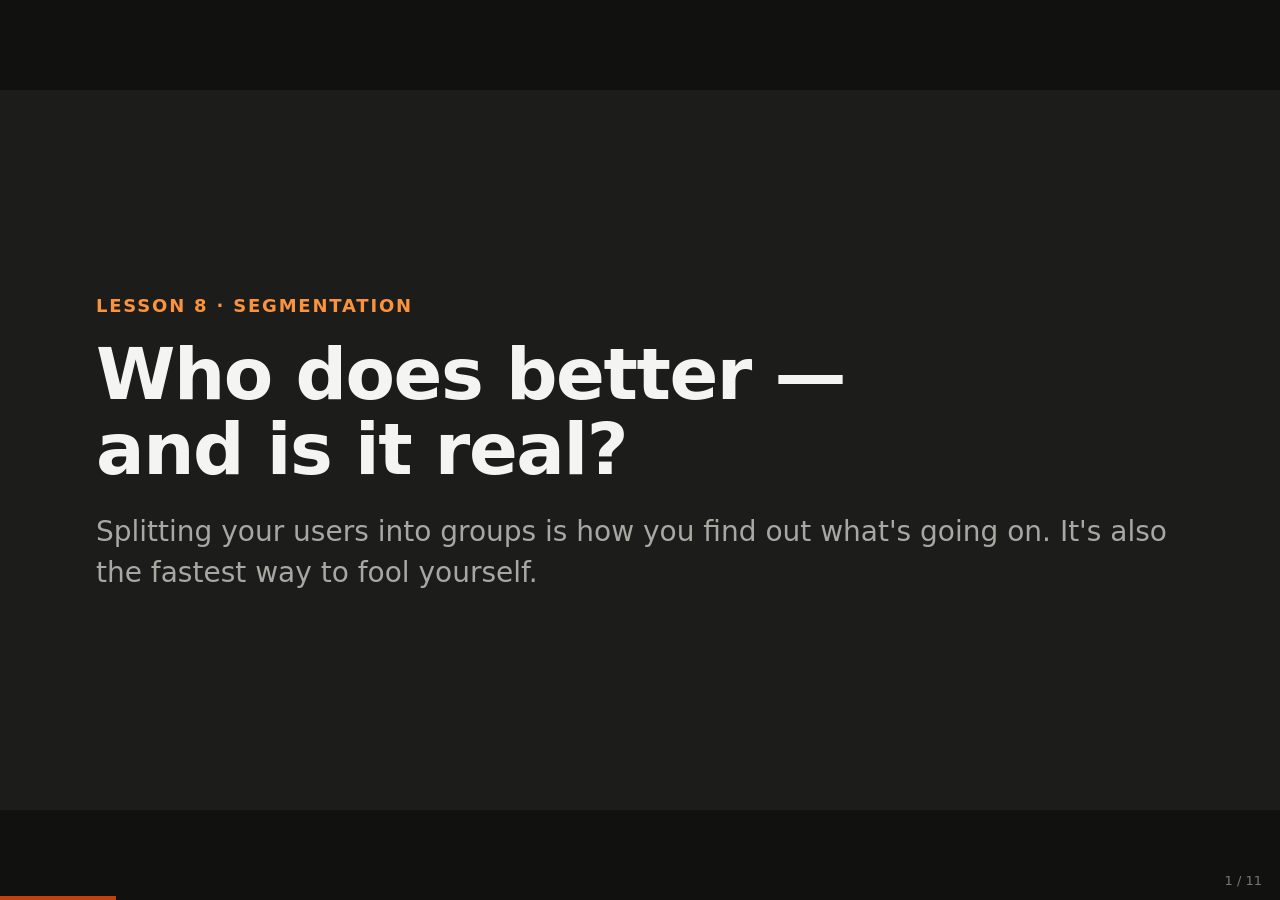
<file: slides/08-segmentation/slides.html>
<!DOCTYPE html>
<html lang="en">
<head>
<meta charset="UTF-8">
<!-- The course's up-to-date copy of this page (see core/central.js). -->
<script src="https://asafbarzilay-web.github.io/data-mindset-template/core/central.js"></script>
<meta name="viewport" content="width=device-width, initial-scale=1">
<title>Segmentation</title>
<link rel="stylesheet" href="../deck.css">
</head>
<body>
<div class="stage">

  <section class="slide dark">
    <p class="kicker">Lesson 8 · Segmentation</p>
    <h1>Who does better —<br>and is it real?</h1>
    <p class="muted">Splitting your users into groups is how you find out what's going on. It's also the fastest way to fool yourself.</p>
  </section>

  <section class="slide">
    <p class="kicker">One number hides many groups</p>
    <h2>A segment is a rule that splits people</h2>
    <div class="grid g3">
      <div class="card"><div class="lbl">By device</div><p>Mobile or desktop.</p></div>
      <div class="card"><div class="lbl">By source</div><p>Where they came from: the link they clicked, the ad, the email.</p></div>
      <div class="card"><div class="lbl">By history</div><p>First visit or returning. New account or old.</p></div>
    </div>
    <p style="margin-top:26px">Good segments are chosen <b>before</b> you look at the results. Segments chosen after are usually the ones that told the story you wanted.</p>
  </section>

  <section class="slide">
    <p class="kicker">Forko, a food-delivery app</p>
    <h2>Checkout completion, by device</h2>
    <div class="grid g2" style="max-width:820px">
      <div class="card"><div class="num">47.9%</div><div class="lbl">Mobile</div><p>1,000 visits</p></div>
      <div class="card"><div class="num good">59.3%</div><div class="lbl">Desktop</div><p>800 visits</p></div>
    </div>
    <p class="quote" style="font-size:32px;margin-top:30px">"Mobile checkout is broken. Let's redesign it."</p>
  </section>

  <section class="slide">
    <p class="kicker">Now split by where they came from</p>
    <h2>Mobile wins. Everywhere.</h2>
    <table>
      <thead><tr><th>Source</th><th>Mobile</th><th>Desktop</th></tr></thead>
      <tbody>
        <tr><td>TikTok ad</td><td class="win">38%</td><td>30%</td></tr>
        <tr><td>Google search</td><td class="win">71%</td><td>66%</td></tr>
        <tr><td><b>All visits</b></td><td>47.9%</td><td class="win">59.3%</td></tr>
      </tbody>
    </table>
    <p style="margin-top:26px">Within every source, mobile does better. Overall, mobile does worse. Both are true.</p>
  </section>

  <section class="slide dark">
    <p class="kicker">How can both be true?</p>
    <h2>The groups aren't mixed the same way</h2>
    <div class="grid g2">
      <div class="card"><div class="num accent">70%</div><div class="lbl">of mobile visits</div><p>come from the TikTok ad, the weakest source.</p></div>
      <div class="card"><div class="num">19%</div><div class="lbl">of desktop visits</div><p>come from the TikTok ad. Most come from Google, the strongest.</p></div>
    </div>
    <p class="muted" style="margin-top:24px">This is called <b>Simpson's paradox</b>. The overall gap isn't about devices at all. It's about where each device's traffic comes from.</p>
  </section>

  <section class="slide">
    <p class="kicker">Small groups lie</p>
    <h2>The best segment is often the tiniest</h2>
    <p>Forko's newsletter readers on mobile: <b>9 visits, 8 checkouts. 89%.</b></p>
    <p>One more visit that doesn't check out, and it's 80%. Two, and it's 73%.</p>
    <p class="muted" style="margin-top:20px">Decide a minimum size before you look, and show the size next to every rate. A rate without its count is half a number.</p>
  </section>

  <section class="slide">
    <p class="kicker">Principle · Same name, same thing?</p>
    <h2>Check your labels before you split on them</h2>
    <div class="grid g2">
      <div class="card"><div class="lbl">One thing, two names</div><p>Half the Instagram links say <code>instagram</code>, half say <code>ig</code>. Split by source and Instagram becomes two smaller, weaker-looking segments.</p></div>
      <div class="card"><div class="lbl">No name at all</div><p>Some visits have no device recorded. They aren't mobile or desktop. Drop them silently and every platform number shifts.</p></div>
    </div>
  </section>

  <section class="slide">
    <p class="kicker">A segment is a promise</p>
    <h2>Apply it everywhere, or say where you didn't</h2>
    <p>You pick "mobile only". The headline changes. The chart below it doesn't. The table at the bottom half does.</p>
    <p>Nothing on the screen is wrong on its own. Together they describe three different groups of people, and the reader can't tell.</p>
    <p class="muted" style="margin-top:20px">Every number on the page should say which segment it shows.</p>
  </section>

  <section class="slide">
    <p class="kicker">Your guided walkthrough</p>
    <h2>Build segments into your dashboard</h2>
    <ul>
      <li>Load the lesson's practice data.</li>
      <li>Define <b>activation</b> and show it overall.</li>
      <li>Add segments by <b>device</b>, <b>source</b> and <b>new vs returning</b>, applied to every number.</li>
      <li>Show the size next to every rate. Flag segments too small to trust.</li>
      <li>Answer the questions. Then write the memo.</li>
    </ul>
  </section>

  <section class="slide">
    <p class="kicker">Lesson 8 · Summary</p>
    <div class="summary">
      <div>
        <p class="lbl">What you learnt</p>
        <ul>
        <li>A segment is a rule, <b>chosen before</b> you look at the results.</li>
        <li>A gap overall can reverse inside every segment (<b>Simpson's paradox</b>). Look at how each group is made up.</li>
        <li>A rate without its count is half a number. <b>Set a minimum size</b> in advance.</li>
        <li>Check a label's real values first: one source under two names, values that are missing.</li>
        <li>A segment applies to <b>every number on the page</b>, or the page says where it doesn't.</li>
        </ul>
      </div>
    </div>
    <div class="handin" style="margin-top:22px;max-width:760px"><b>Hand in:</b> the questions, all correct, and the half-page memo. Both are on the Questions page.</div>
  </section>

  <section class="slide">
    <p class="kicker">Lesson 8 · What to do now</p>
    <h2>Now, with your assistant</h2>
    <ol class="nextsteps wide">
          <li><b>The guided walkthrough, with your assistant.</b> In the Claude app: <b>Code → + New</b>, pick <b>Data-mindset</b> on the cloud chip, and say <span class="say">"Let's practice lesson 8"</span>
            <div class="go"><a class="primary" href="https://claude.ai/code" target="_blank" rel="noopener" data-copy="Let's practice lesson 8">Open your assistant ↗</a></div>
            <small>It copies <b>"Let's practice lesson 8"</b> for you: in Claude Code click <b>+ New</b> and paste.</small>
            <div class="chips"><span><svg viewBox="0 0 24 24"><path d="M7 18h10a4 4 0 0 0 .5-8A6 6 0 0 0 6 9.5 4.3 4.3 0 0 0 7 18z"/></svg>Data-mindset</span><span><svg viewBox="0 0 24 24"><path d="M9 7l-5 5 5 5M15 7l5 5-5 5"/></svg>data-mindset-template</span><span><svg viewBox="0 0 24 24"><circle cx="6" cy="5" r="2"/><circle cx="6" cy="19" r="2"/><circle cx="18" cy="8" r="2"/><path d="M6 7v10M18 10c0 4-6 4-12 7"/></svg>main</span></div>
            <small>Check the chips above the message box look like this (with your repository's name). If not: the cloud chip → Cloud → Data-mindset.</small></li>
          <li><b>Then the questions</b>, answered from your dashboard, and the memo.
            <small>Both are on your <a data-site="">home page</a>, under lesson 8.</small></li>
        </ol>
  </section>


</div>
<script src="../deck.js"></script>
</body>
</html>
</file>
<file: slides/deck.css>
/* Shared look for every lesson deck. One slide on screen at a time,
   16:9, scaled to fit any projector. Arrow keys, space or a click move. */
* { box-sizing: border-box; }
html, body { margin: 0; height: 100%; background: #111110; overflow: hidden; }
body { font-family: -apple-system, BlinkMacSystemFont, 'Segoe UI', system-ui, sans-serif; color: #1C1C1A; }
.stage { position: fixed; inset: 0; display: flex; align-items: center; justify-content: center; }
.slide {
  position: absolute; width: 1280px; height: 720px; background: #FAF9F6;
  padding: 72px 96px; display: none; flex-direction: column; justify-content: center;
  transform-origin: center center;
}
.slide.on { display: flex; }
.slide.dark { background: #1C1C1A; color: #F4F4F2; }
.slide.dark .muted { color: #A8A8A2; }
.kicker { font-size: 18px; font-weight: 700; letter-spacing: .1em; text-transform: uppercase; color: #C2410C; margin: 0 0 18px; }
.dark .kicker { color: #FB923C; }
h1 { font-size: 72px; line-height: 1.05; margin: 0 0 24px; letter-spacing: -0.02em; }
h2 { font-size: 52px; line-height: 1.1; margin: 0 0 28px; letter-spacing: -0.015em; }
p, li { font-size: 28px; line-height: 1.45; margin: 0 0 14px; }
.muted { color: #6B6B66; }
.small { font-size: 22px; }
ul { margin: 0; padding-left: 30px; }
.big { font-size: 128px; font-weight: 800; letter-spacing: -0.03em; line-height: 1; margin: 0 0 12px; }
.grid { display: grid; gap: 22px; }
.g2 { grid-template-columns: 1fr 1fr; } .g3 { grid-template-columns: 1fr 1fr 1fr; } .g4 { grid-template-columns: repeat(4, 1fr); }
.card { background: #fff; border: 2px solid #E5E3DD; border-radius: 18px; padding: 26px 28px; }
.dark .card { background: #262624; border-color: #3A3A37; }
.card .num { font-size: 64px; font-weight: 800; letter-spacing: -0.02em; line-height: 1; margin-bottom: 8px; }
.card .lbl { font-size: 24px; font-weight: 700; margin-bottom: 6px; }
.card p { font-size: 21px; margin: 0; }
.accent { color: #C2410C; } .dark .accent { color: #FB923C; }
.good { color: #15803D; } .bad { color: #B91C1C; }
table { border-collapse: collapse; font-size: 26px; }
th, td { padding: 12px 22px; text-align: right; border-bottom: 2px solid #E5E3DD; }
th:first-child, td:first-child { text-align: left; }
th { font-size: 20px; color: #6B6B66; font-weight: 700; text-transform: uppercase; letter-spacing: .05em; }
.win { background: #ECFDF3; font-weight: 800; }
.fill { display: inline-block; border-bottom: 3px solid #C2410C; min-width: 160px; }
.quote { font-size: 40px; line-height: 1.3; font-weight: 600; }
.bar { position: fixed; left: 0; bottom: 0; height: 4px; background: #C2410C; transition: width .2s; }
.count { position: fixed; right: 18px; bottom: 12px; color: #77776F; font-size: 13px; }
@media print {
  html, body { overflow: visible; background: #fff; }
  .stage { position: static; display: block; }
  .slide { display: flex !important; position: relative; transform: none !important; page-break-after: always; }
  .bar, .count { display: none; }
}
/* The closing summary: what was learnt, and where to continue alone. */
.summary { display: grid; grid-template-columns: 1.4fr 1fr; gap: 40px; align-items: start; }
.summary ul li { font-size: 22px; line-height: 1.4; margin-bottom: 10px; }
.summary .lbl { font-size: 17px; font-weight: 700; letter-spacing: .08em; text-transform: uppercase; color: #6B6B66; margin: 0 0 14px; }
.links a { display: flex; justify-content: space-between; align-items: baseline; gap: 12px; padding: 12px 0; border-top: 2px solid #E5E3DD; color: #1C1C1A; text-decoration: none; font-size: 21px; font-weight: 600; }
.links a:hover { color: #C2410C; }
.links a span { font-size: 15px; font-weight: 400; color: #8A8A85; }
.handin { margin-top: 16px; background: #FEF0E6; border-radius: 14px; padding: 14px 18px; font-size: 18px; line-height: 1.45; }

/* The end of a deck: what to do now, in order. */
.nextsteps { list-style: none; margin: 0; padding: 0; counter-reset: n; }
.nextsteps li { counter-increment: n; position: relative; padding: 14px 0 14px 52px; border-top: 2px solid #E5E3DD; font-size: 20px; line-height: 1.45; }
.nextsteps li::before { content: counter(n); position: absolute; left: 0; top: 14px; width: 36px; height: 36px; border-radius: 50%; background: #C2410C; color: #fff; font-weight: 800; display: grid; place-items: center; font-size: 18px; }
.nextsteps .say { display: inline-block; background: #1C1C1A; color: #fff; border-radius: 10px; padding: 4px 12px; margin: 4px 0; font-weight: 600; }
.nextsteps small { display: block; font-size: 15px; color: #6B6B66; margin-top: 2px; }
.nextsteps a { color: #C2410C; text-decoration: none; font-weight: 600; }

.go { display: flex; gap: 12px; margin: 10px 0 6px; flex-wrap: wrap; }
.go button, .go a { font: inherit; font-size: 17px; font-weight: 700; border-radius: 12px; padding: 10px 16px; cursor: pointer; text-decoration: none; }
.go button { background: #1C1C1A; color: #fff; border: 0; }
.go a { background: #fff; color: #1C1C1A !important; border: 2px solid #1C1C1A; }
.go a.primary { background: #C2410C; color: #fff !important; border-color: #C2410C; font-size: 20px; padding: 12px 22px; }
.go + small { display: block; font-size: 16px; color: #4A4A45; margin-bottom: 6px; }
/* The chips above the Claude message box, drawn as they should look. */
.chips { display: flex; gap: 8px; align-items: center; margin: 8px 0 2px; font-family: -apple-system, 'SF Pro Text', system-ui, sans-serif; }
.chips span { display: inline-flex; align-items: center; gap: 7px; border: 1.5px solid #D9D7D0; background: #fff; border-radius: 9px; padding: 5px 11px; font-size: 16px; color: #1C1C1A; }
.chips svg { width: 16px; height: 16px; stroke: #1C1C1A; fill: none; stroke-width: 1.8; stroke-linecap: round; stroke-linejoin: round; }
.chips + small { display: block; font-size: 14px; color: #6B6B66; }

.summary:has(> div:only-child) { grid-template-columns: 1fr; }
.nextsteps.wide { max-width: 1000px; }
.nextsteps.wide li { font-size: 24px; padding: 20px 0 20px 60px; }
.nextsteps.wide li::before { top: 20px; width: 42px; height: 42px; font-size: 20px; }
.nextsteps.wide .chips span { font-size: 18px; }
.nextsteps.wide .chips + small { font-size: 16px; }
</file>
